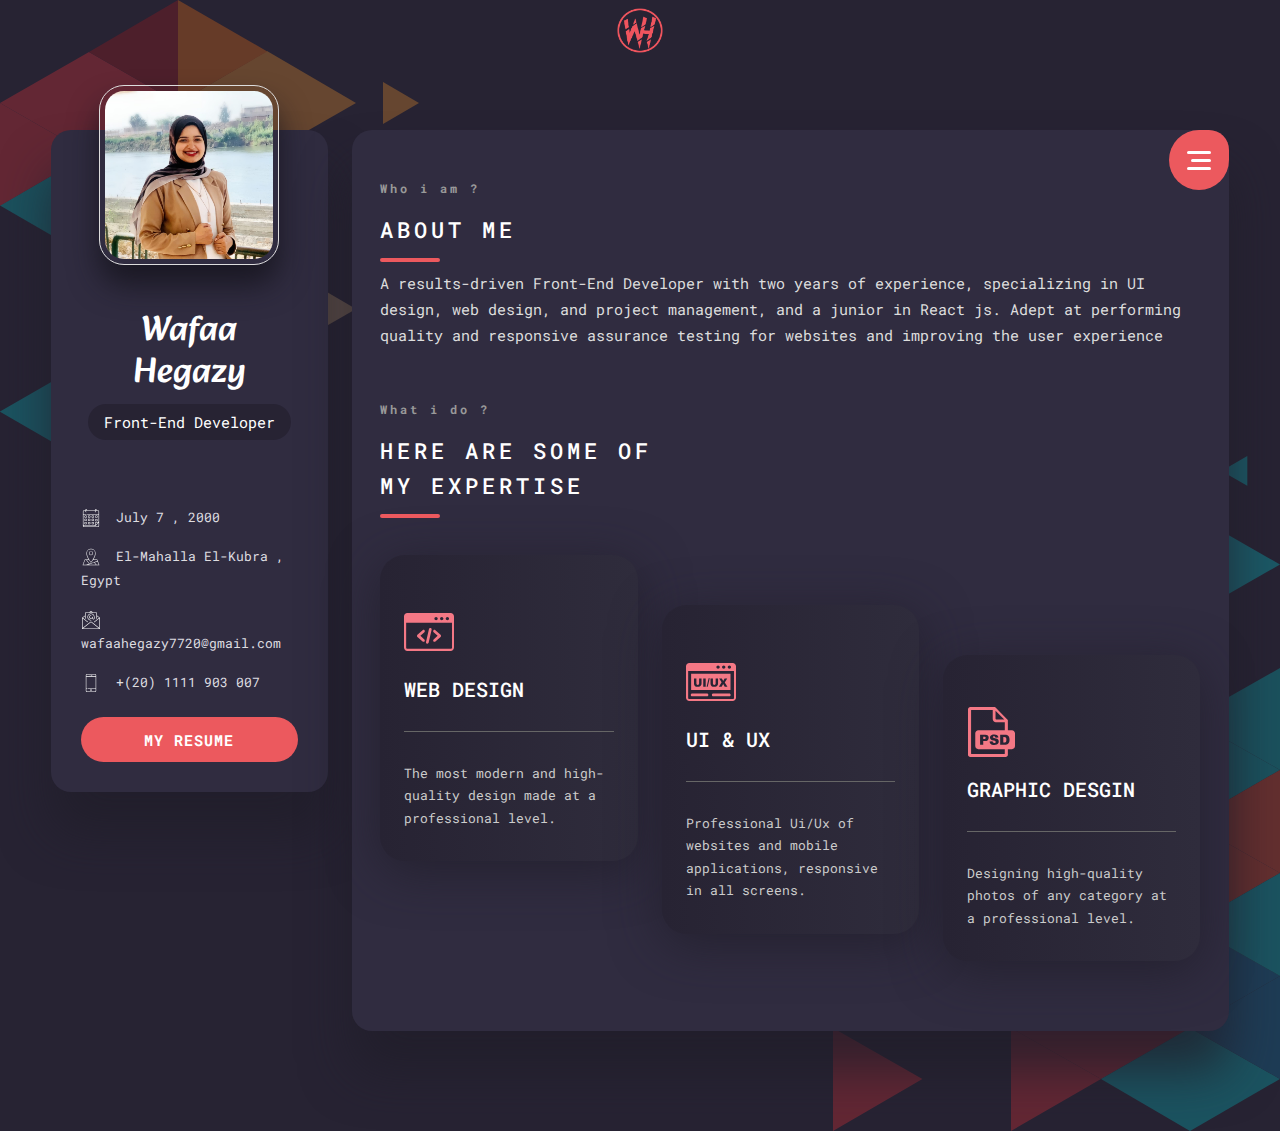
<file: index.html>
<!DOCTYPE html>
<html lang="">
<head>
    <meta charset="utf-8">
    <meta http-equiv="X-UA-Compatible" content="IE=edge" />
    <meta name="viewport" content="width=device-width, initial-scale=1, shrink-to-fit=no">
    <meta name="description" content="">
    <meta name="keyword" content="">
    <meta name="author" content="Wafaa Hegazy">
    <!--Page Name-->
    <title>Wafaa Hegazy | Home</title>
    <!--Page Icon-->
    <link rel="shortcut icon" href="images/logo.png" type="image/x-icon"/>
    <!--Bootstrap with RTL-->
    <!-- <link rel="stylesheet" href="css/lib/bootstrap.rtl.css"> -->
    <!--Bootstrap with LTR-->
    <link rel="stylesheet" href="css/lib/bootstrap.min.css">
    <!-- Bootstrap icons  -->
    <link rel="stylesheet" href="https://cdn.jsdelivr.net/npm/bootstrap-icons@1.7.2/font/bootstrap-icons.css">
    <!-- Fontawosome icons  -->
    <link rel="stylesheet" href="https://cdnjs.cloudflare.com/ajax/libs/font-awesome/6.1.1/css/all.min.css" integrity="sha512-KfkfwYDsLkIlwQp6LFnl8zNdLGxu9YAA1QvwINks4PhcElQSvqcyVLLD9aMhXd13uQjoXtEKNosOWaZqXgel0g==" crossorigin="anonymous" referrerpolicy="no-referrer" />    <!--Css Files & Libraries-->
    <!-- Font & Libraries  -->
    <link href="https://fonts.googleapis.com/css2?family=Alkatra:wght@400;500;600;700&family=Roboto+Mono:wght@100;200;300;400;500;600;700&display=swap" rel="stylesheet">
    <link rel="stylesheet" href="css//lib/animate.css">
    <link rel="stylesheet" href="css/lib/jquery.fancybox.css">
    <link rel="stylesheet" href="css/lib/swiper.min.css">
    <link rel="stylesheet" href="css/style.css">
    <link rel="stylesheet" href="css/media.css">
    <!--With LTR -->
    <!-- <link rel="stylesheet" href="css/style-ar.css"> -->
</head>
<body class="bg-triangles">

    <!--Start navs-container -->
    <nav class="navbar navbar-expand-lg navbar-fixed-top">
        <div class="container">
            <a class="navbar-brand m-auto" href="index.html">
                <img src="images/logo.png" class="logo filterPrimary" alt=""/>
            </a>
        </div>
    </nav>

    <main>

        <!-- Start content-sec -->
        <section class="content-sec section">
            <div class="container-fluid">
                <div class="row">
                    <div class="col-lg-3">
                        <div class="side-nav box">
                            <div class="image-content">
                                <img src="images/profile-pic.jpg" class="profile-pic">
                            </div>
                            <div class="profile-info">
                                <h5 class="name">Wafaa Hegazy</h5>
                                <span class="job-title">Front-End Developer</span>
                                <div class="social-links">
                                    <a href="https://www.facebook.com/Wafaa.Muhmmed.77"  target="_blank"><i class="fab fa-facebook-f"></i></a>
                                    <a href="https://twitter.com/wafaahegazy77"  target="_blank"><i class="fab fa-twitter"></i></a>
                                    <a href="https://www.linkedin.com/in/wafaa-hegazy-7121a21aa/"  target="_blank"><i class="fab fa-linkedin-in"></i></a>
                                    <a href="https://wa.me/+2001061184925"  target="_blank"><i class="fab fa-whatsapp"></i></a>
                                </div>
                                <div class="personal-info mt-3">
                                    <div class="item">
                                        <img src="images/icons/calendar.svg"> <span>July 7 , 2000</span>
                                    </div>
                                    <div class="item">
                                        <img src="images/icons/location.svg"> <span>El-Mahalla El-Kubra , Egypt</span>
                                    </div>
                                    <a href="mailto:wafaahegazy7720@gmail.com" target="_blank" class="item">
                                        <img src="images/icons/email.svg"> <span>wafaahegazy7720@gmail.com</span>
                                    </a>
                                    <a href="tel: 01111903007"  target="_blank" class="item">
                                        <img src="images/icons/mobile-phone.svg"> <span>+(20) 1111 903 007</span>
                                    </a>
                                    <input value="MY RESUME" class="btn mt-4 btn-cv" onclick="window.open('images/cv/wafaa-hegazy.pdf'); return true;">
                                </div>
                            </div>
                        </div>
                    </div>
                    <div class="col-lg-9">
                        <div class="content-inner box">
                            <!--Menu-->
                            <div class="menu-container">
                                <!-- Toggler -->
                                <div class="circle-menu">
                                    <div class="hamburger">
                                        <div class="line"></div>
                                        <div class="line"></div>
                                        <div class="line"></div>
                                    </div>
                                </div>
                                <!-- menu -->
                                <div class="inner-menu js-menu">
                                    <ul class="nav">
                                        <li class="nav_item" ><a class="active" href="index.html">Home</a></li>
                                        <li class="nav_item" ><a href="skills.html">Skills</a></li>
                                        <li class="nav_item" ><a href="experience.html">Work Experience</a></li>
                                        <li class="nav_item" ><a href="portfolio.html">Portfolio</a></li>
                                    </ul>
                                </div>
                            </div>

                            <!--About-text-->
                            <div class="text-content">
                                <span class="small-title">Who i am ?</span>
                                <h3 class="title">About Me</h3>
                                <p class="p">
                                    A results-driven Front-End Developer with two years of experience, specializing in UI design, web design,
                                    and project management, and a junior in React js. Adept at performing quality and responsive assurance
                                    testing for websites and improving the user experience
                                </p>
                            </div>

                            <!-- services_box -->
                            <div class="services_box text-content mt-5">
                                <span class="small-title">What i do ?</span>
                                <h3 class="title mb-5">here are some of <br> my expertise </h3>
                                <div class="row mt-4">
                                    <div class="col-lg-4">
                                        <div class="expertise_card">
                                            <div class="icon">
                                                <img src="images/icons/services-1.svg" class="icon" alt=""/>
                                            </div>
                                            <div class="text">
                                                <h6 class="card_title">WEB DESIGN</h6>
                                                <p class="det">
                                                    The most modern and high-quality design made at a professional level.
                                                </p>
                                            </div>
                                        </div>
                                    </div>
                                    <div class="col-lg-4">
                                        <div class="expertise_card">
                                            <div class="icon">
                                                <img src="images/icons/services-2.svg" class="icon" alt=""/>
                                            </div>
                                            <div class="text">
                                                <h6 class="card_title">UI & UX</h6>
                                                <p class="det">
                                                    Professional Ui/Ux of websites and mobile applications, responsive in all screens.
                                                </p>
                                            </div>
                                        </div>
                                    </div>
                                    <div class="col-lg-4">
                                        <div class="expertise_card">
                                            <div class="icon">
                                                <img src="images/icons/services-3.svg" class="icon" alt=""/>
                                                
                                            </div>
                                            <div class="text">
                                                <h6 class="card_title">Graphic Desgin</h6>
                                                <p class="det">
                                                    Designing high-quality photos of any category at a professional level.
                                                </p>
                                            </div>
                                        </div>
                                    </div>
                                </div>
                            </div>
                        </div>
                        
                    </div>
                </div>
            </div>
        </section>


    </main>


    <!--Scroll to top button-->
    <div class="progress-wrap ">
        <svg class="progress-circle svg-content" width="100%" height="100%" viewBox="-1 -1 102 102"><path d="M50,1 a49,49 0 0,1 0,98 a49,49 0 0,1 0,-98" style="transition: stroke-dashoffset 10ms linear 0s; stroke-dasharray: 307.919, 307.919; stroke-dashoffset: 220.587;"></path></svg>
    </div>

    <!-- loader-wrapper -->
    <div id="loader-wrapper" class="loader-wrapper">
        <div class="inner">
            <div class="pl">
                <div class="pl_dot"></div>
                <div class="pl_dot"></div>
                <div class="pl_dot"></div>
                <div class="pl_dot"></div>
                <div class="pl_dot"></div>
                <div class="pl_dot"></div>
                <div class="pl_dot"></div>
                <div class="pl_dot"></div>
                <div class="pl_dot"></div>
                <div class="pl_dot"></div>
                <div class="pl_dot"></div>
                <div class="pl_dot"></div>
                <div class="pl_text">
                    <img src="images/logo.png" class="logo" alt=""/>
                </div>
            </div>
        </div>
        
        <div class="loader-section section-left"></div>
        <div class="loader-section section-right"></div>
        
    </div>

    <!--Js Files & Libraries-->
    <script src="js/lib/jquery4.js"></script>
    <script src="js/lib/popper.js"></script>
    <script src="js/lib/bootstrap.bundle.min.js"></script>
    <script src="js/lib/jquery.fancybox.js"></script>
    <script src="js/lib/swiper.js"></script>
    <script src="js/lib/wow.min.js"></script>
    <script src="js/lib/back-to-top.js"></script>
    <script src="js/main.js"></script>
</body>
</html>
</file>
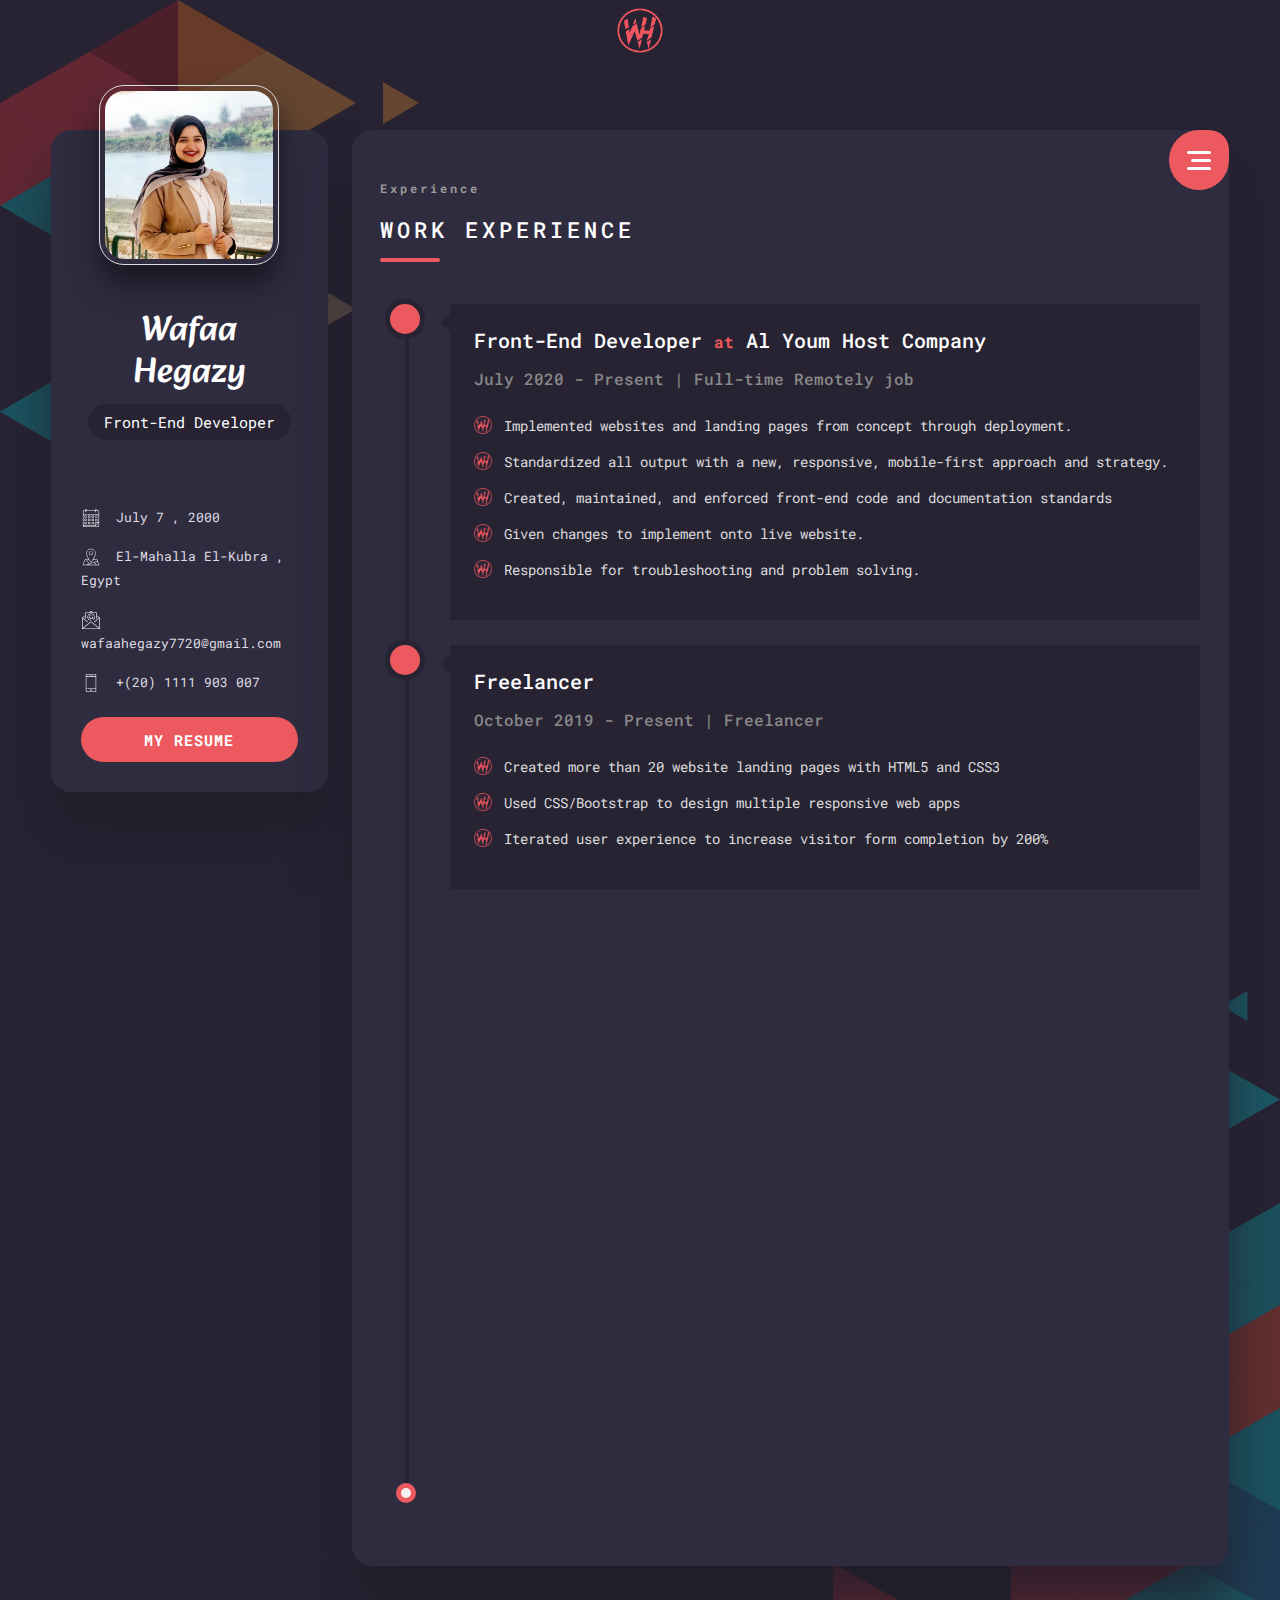
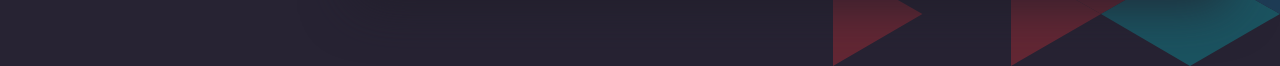
<file: experience.html>
<!DOCTYPE html>
<html lang="">
<head>
    <meta charset="utf-8">
    <meta http-equiv="X-UA-Compatible" content="IE=edge" />
    <meta name="viewport" content="width=device-width, initial-scale=1, shrink-to-fit=no">
    <meta name="description" content="">
    <meta name="keyword" content="">
    <meta name="author" content="Wafaa Hegazy">
    <!--Page Name-->
    <title>Wafaa Hegazy | Experience</title>
    <!--Page Icon-->
    <link rel="shortcut icon" href="images/logo.png" type="image/x-icon"/>
    <!--Bootstrap with RTL-->
    <!-- <link rel="stylesheet" href="css/lib/bootstrap.rtl.css"> -->
    <!--Bootstrap with LTR-->
    <link rel="stylesheet" href="css/lib/bootstrap.min.css">
    <!-- Bootstrap icons  -->
    <link rel="stylesheet" href="https://cdn.jsdelivr.net/npm/bootstrap-icons@1.7.2/font/bootstrap-icons.css">
    <!-- Fontawosome icons  -->
    <link rel="stylesheet" href="https://cdnjs.cloudflare.com/ajax/libs/font-awesome/6.1.1/css/all.min.css" integrity="sha512-KfkfwYDsLkIlwQp6LFnl8zNdLGxu9YAA1QvwINks4PhcElQSvqcyVLLD9aMhXd13uQjoXtEKNosOWaZqXgel0g==" crossorigin="anonymous" referrerpolicy="no-referrer" />    <!--Css Files & Libraries-->
    <!-- Font & Libraries  -->
    <link href="https://fonts.googleapis.com/css2?family=Alkatra:wght@400;500;600;700&family=Roboto+Mono:wght@100;200;300;400;500;600;700&display=swap" rel="stylesheet">
    <link rel="stylesheet" href="css//lib/animate.css">
    <link rel="stylesheet" href="css/lib/jquery.fancybox.css">
    <link rel="stylesheet" href="css/lib/swiper.min.css">
    <link rel="stylesheet" href="css/style.css">
    <link rel="stylesheet" href="css/media.css">
    <!--With LTR -->
    <!-- <link rel="stylesheet" href="css/style-ar.css"> -->
</head>
<body class="bg-triangles">

    <!--Start navs-container -->
    <nav class="navbar navbar-expand-lg navbar-fixed-top">
        <div class="container">
            <a class="navbar-brand m-auto" href="index.html">
                <img src="images/logo.png" class="logo filterPrimary" alt=""/>
            </a>
        </div>
    </nav>

    <main>

        <!-- Start content-sec -->
        <section class="content-sec section">
            <div class="container-fluid">
                <div class="row">
                    <div class="col-lg-3">
                        <div class="side-nav box">
                            <div class="image-content">
                                <img src="images/profile-pic.jpg" class="profile-pic">
                            </div>
                            <div class="profile-info">
                                <h5 class="name">Wafaa Hegazy</h5>
                                <span class="job-title">Front-End Developer</span>
                                <div class="social-links">
                                    <a href="https://www.facebook.com/Wafaa.Muhmmed.77"  target="_blank"><i class="fab fa-facebook-f"></i></a>
                                    <a href="https://twitter.com/wafaahegazy77"  target="_blank"><i class="fab fa-twitter"></i></a>
                                    <a href="https://www.linkedin.com/in/wafaa-hegazy-7121a21aa/"  target="_blank"><i class="fab fa-linkedin-in"></i></a>
                                    <a href="https://wa.me/+2001061184925"  target="_blank"><i class="fab fa-whatsapp"></i></a>
                                </div>
                                <div class="personal-info mt-3">
                                    <div class="item">
                                        <img src="images/icons/calendar.svg"> <span>July 7 , 2000</span>
                                    </div>
                                    <div class="item">
                                        <img src="images/icons/location.svg"> <span>El-Mahalla El-Kubra , Egypt</span>
                                    </div>
                                    <a href="mailto:wafaahegazy7720@gmail.com" target="_blank" class="item">
                                        <img src="images/icons/email.svg"> <span>wafaahegazy7720@gmail.com</span>
                                    </a>
                                    <a href="tel: 01111903007"  target="_blank" class="item">
                                        <img src="images/icons/mobile-phone.svg"> <span>+(20) 1111 903 007</span>
                                    </a>
                                    <input value="MY RESUME" class="btn mt-4 btn-cv" onclick="window.open('images/cv/wafaa-hegazy.pdf'); return true;">
                                </div>
                            </div>
                        </div>
                    </div>
                    <div class="col-lg-9">
                        <div class="content-inner box">
                            <!--Menu-->
                            <div class="menu-container">
                                <!-- Toggler -->
                                <div class="circle-menu">
                                    <div class="hamburger">
                                        <div class="line"></div>
                                        <div class="line"></div>
                                        <div class="line"></div>
                                    </div>
                                </div>
                                <!-- menu -->
                                <div class="inner-menu js-menu">
                                    <ul class="nav">
                                        <li class="nav_item" ><a href="index.html">Home</a></li>
                                        <li class="nav_item" ><a href="skills.html">Skills</a></li>
                                        <li class="nav_item" ><a class="active" href="experience.html">Work Experience</a></li>
                                        <li class="nav_item" ><a href="portfolio.html">Portfolio</a></li>
                                    </ul>
                                </div>
                            </div>

                               <!--About-text-->
                               <div class="text-content">
                                <span class="small-title">Experience</span>
                                <h3 class="title"> WORK EXPERIENCE</h3>

                                <div class="timeline-centered mt-5">
                                    <article class="timeline-entry">
                                        <div class="timeline-entry-inner">
                                            <div class="timeline-icon color-1 wow zoomIn" >
                                                <i class="icon-pen2"></i>
                                            </div>
            
                                            <div class="timeline-label wow fadeInUp" >
                                                <h2 class="job">Front-End Developer <span class="colorful">at</span> Al Youm Host Company</h2>
                                                <span class="duration d-block">July 2020 - Present | Full-time Remotely job</span>
                                                <ul class="custom_ul mt-4">
                                                    <li class="li">
                                                        Implemented websites and landing pages from concept through deployment.
                                                    </li>
                                                    <li class="li">
                                                        Standardized all output with a new, responsive, mobile-first approach and strategy.
                                                    </li>
                                                    <li class="li">
                                                        Created, maintained, and enforced front-end code and documentation standards
                                                    </li>
                                                    <li class="li">
                                                        Given changes to implement onto live website.
                                                    </li>
                                                    <li class="li">
                                                        Responsible for troubleshooting and problem solving.
                                                    </li>
                                                </ul>
                                            </div>
                                        </div>
                                    </article>    
                                    <article class="timeline-entry">
                                        <div class="timeline-entry-inner">
                                            <div class="timeline-icon color-1 wow zoomIn" >
                                                <i class="icon-pen2"></i>
                                            </div>
            
                                            <div class="timeline-label wow fadeInUp" >
                                                <h2 class="job">Freelancer</h2>
                                                <span class="duration d-block">October 2019 - Present | Freelancer</span>
                                                <ul class="custom_ul mt-4">
                                                    <li class="li">
                                                        Created more than 20 website landing pages with HTML5 and CSS3
                                                    </li>
                                                    <li class="li">
                                                        Used CSS/Bootstrap to design multiple responsive web apps
                                                    </li>
                                                    <li class="li">
                                                        Iterated user experience to increase visitor form completion by 200%
                                                    </li>
                                                </ul>
                                            </div>
                                        </div>
                                    </article>  
                                    <article class="timeline-entry">
                                        <div class="timeline-entry-inner">
                                            <div class="timeline-icon color-1 wow zoomIn" >
                                                <i class="icon-pen2"></i>
                                            </div>
            
                                            <div class="timeline-label wow fadeInUp" >
                                                <h2 class="job">Technical Support <span class="colorful">at</span> Ultras Fci</h2>
                                                <span class="duration d-block">January 2020 - 2022 | Voluntary</span>
                                                <ul class="custom_ul mt-4">
                                                    <li class="li">
                                                        Troubleshooting technical issues.
                                                    </li>
                                                    <li class="li">
                                                        Testing and evaluating new technologies.
                                                    </li>
                                                    <li class="li">
                                                        Speaking to new students to quickly get to the root of their problem.
                                                    </li>
                                                    <li class="li">
                                                        Following up with students to ensure the problem is resolved.
                                                    </li>
                                                </ul>
                                            </div>
                                        </div>
                                    </article>    
                                    <article class="timeline-entry">
                                        <div class="timeline-entry-inner">
                                            <div class="timeline-icon color-1 wow zoomIn" >
                                                <i class="icon-pen2"></i>
                                            </div>
            
                                            <div class="timeline-label wow fadeInUp" >
                                                <h2 class="job">  Graphic Designer <span class="colorful">at</span>   Zerone team MU </h2>
                                                <span class="duration d-block">February 2019 – 2021| Voluntary</span>
                                                <ul class="custom_ul mt-4">
                                                    <li class="li">
                                                        Study design briefs and determine requirements
                                                    </li>
                                                    <li class="li">
                                                        Develop illustrations, logos, and other designs using software or by hand
                                                    </li>
                                                    <li class="li">
                                                        Conceptualize visuals based on team's requirements
                                                    </li>
                                                </ul>
                                            </div>
                                        </div>
                                    </article> 
                                    <article class="timeline-entry begin">
                                        <div class="timeline-entry-inner">
                                            <div class="timeline-icon color-none"></div>
                                        </div>
                                    </article>
                                </div>
                            </div>

                        </div>
                    </div>
                </div>
            </div>
        </section>


    </main>


    <!--Scroll to top button-->
    <div class="progress-wrap ">
        <svg class="progress-circle svg-content" width="100%" height="100%" viewBox="-1 -1 102 102"><path d="M50,1 a49,49 0 0,1 0,98 a49,49 0 0,1 0,-98" style="transition: stroke-dashoffset 10ms linear 0s; stroke-dasharray: 307.919, 307.919; stroke-dashoffset: 220.587;"></path></svg>
    </div>

    <!-- loader-wrapper -->
    <div id="loader-wrapper" class="loader-wrapper">
        <div class="inner">
            <div class="pl">
                <div class="pl_dot"></div>
                <div class="pl_dot"></div>
                <div class="pl_dot"></div>
                <div class="pl_dot"></div>
                <div class="pl_dot"></div>
                <div class="pl_dot"></div>
                <div class="pl_dot"></div>
                <div class="pl_dot"></div>
                <div class="pl_dot"></div>
                <div class="pl_dot"></div>
                <div class="pl_dot"></div>
                <div class="pl_dot"></div>
                <div class="pl_text">
                    <img src="images/logo.png" class="logo" alt=""/>
                </div>
            </div>
        </div>
        
        <div class="loader-section section-left"></div>
        <div class="loader-section section-right"></div>
        
    </div>
    
    <!--Js Files & Libraries-->
    <script src="js/lib/jquery4.js"></script>
    <script src="js/lib/popper.js"></script>
    <script src="js/lib/bootstrap.bundle.min.js"></script>
    <script src="js/lib/jquery.fancybox.js"></script>
    <script src="js/lib/swiper.js"></script>
    <script src="js/lib/wow.min.js"></script>
    <script src="js/lib/back-to-top.js"></script>
    <script src="js/main.js"></script>
</body>
</html>
</file>
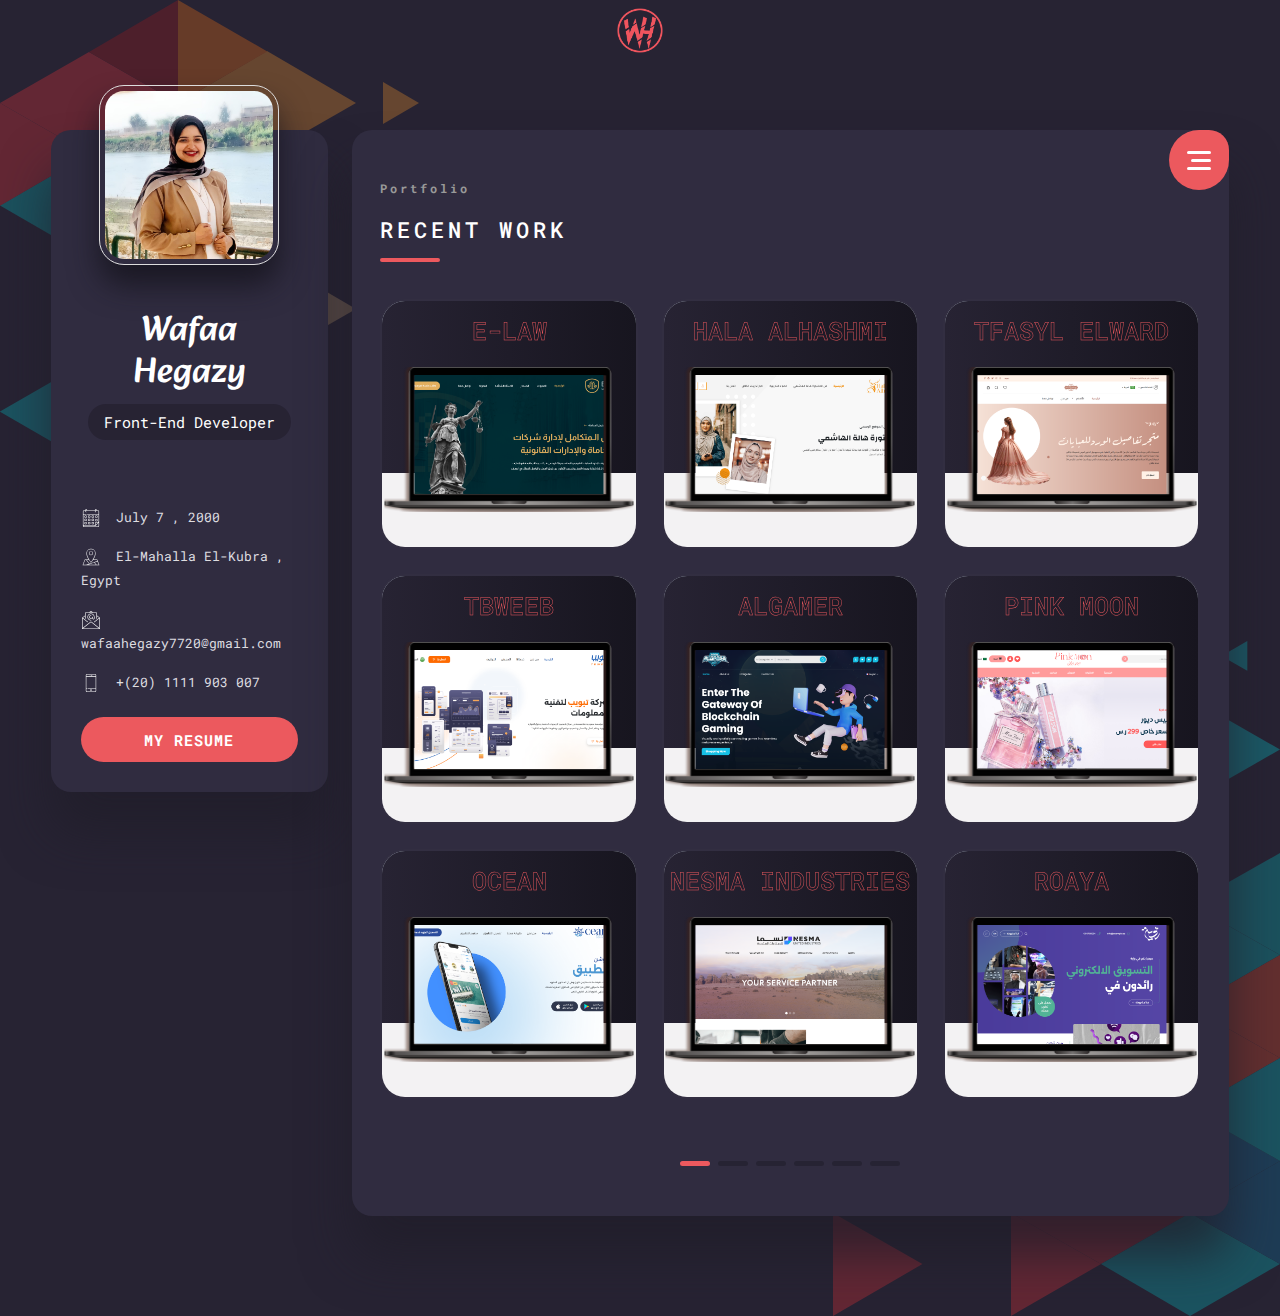
<file: portfolio.html>
<!DOCTYPE html>
<html lang="">
<head>
    <meta charset="utf-8">
    <meta http-equiv="X-UA-Compatible" content="IE=edge" />
    <meta name="viewport" content="width=device-width, initial-scale=1, shrink-to-fit=no">
    <meta name="description" content="">
    <meta name="keyword" content="">
    <meta name="author" content="Wafaa Hegazy">
    <!--Page Name-->
    <title>Wafaa Hegazy | Portfolio </title>
    <!--Page Icon-->
    <link rel="shortcut icon" href="images/logo.png" type="image/x-icon"/>
    <!--Bootstrap with RTL-->
    <!-- <link rel="stylesheet" href="css/lib/bootstrap.rtl.css"> -->
    <!--Bootstrap with LTR-->
    <link rel="stylesheet" href="css/lib/bootstrap.min.css">
    <!-- Bootstrap icons  -->
    <link rel="stylesheet" href="https://cdn.jsdelivr.net/npm/bootstrap-icons@1.7.2/font/bootstrap-icons.css">
    <!-- Fontawosome icons  -->
    <link rel="stylesheet" href="https://cdnjs.cloudflare.com/ajax/libs/font-awesome/6.1.1/css/all.min.css" integrity="sha512-KfkfwYDsLkIlwQp6LFnl8zNdLGxu9YAA1QvwINks4PhcElQSvqcyVLLD9aMhXd13uQjoXtEKNosOWaZqXgel0g==" crossorigin="anonymous" referrerpolicy="no-referrer" />    <!--Css Files & Libraries-->
    <!-- Font & Libraries  -->
    <link href="https://fonts.googleapis.com/css2?family=Alkatra:wght@400;500;600;700&family=Roboto+Mono:wght@100;200;300;400;500;600;700&display=swap" rel="stylesheet">
    <link rel="stylesheet" href="css//lib/animate.css">
    <link rel="stylesheet" href="css/lib/jquery.fancybox.css">
    <link rel="stylesheet" href="css/lib/swiper.min.css">
    <link rel="stylesheet" href="css/style.css">
    <link rel="stylesheet" href="css/media.css">
    <!--With LTR -->
    <!-- <link rel="stylesheet" href="css/style-ar.css"> -->
</head>
<body class="bg-triangles">

    <!--Start navs-container -->
    <nav class="navbar navbar-expand-lg navbar-fixed-top">
        <div class="container">
            <a class="navbar-brand m-auto" href="index.html">
                <img src="images/logo.png" class="logo filterPrimary" alt=""/>
            </a>
        </div>
    </nav>

    <main>

        <!-- Start content-sec -->
        <section class="content-sec section">
            <div class="container-fluid">
                <div class="row">
                    <div class="col-lg-3">
                        <div class="side-nav box">
                            <div class="image-content">
                                <img src="images/profile-pic.jpg" class="profile-pic">
                            </div>
                            <div class="profile-info">
                                <h5 class="name">Wafaa Hegazy</h5>
                                <span class="job-title">Front-End Developer</span>
                                <div class="social-links">
                                    <a href="https://www.facebook.com/Wafaa.Muhmmed.77"  target="_blank"><i class="fab fa-facebook-f"></i></a>
                                    <a href="https://twitter.com/wafaahegazy77"  target="_blank"><i class="fab fa-twitter"></i></a>
                                    <a href="https://www.linkedin.com/in/wafaa-hegazy-7121a21aa/"  target="_blank"><i class="fab fa-linkedin-in"></i></a>
                                    <a href="https://wa.me/+2001061184925"  target="_blank"><i class="fab fa-whatsapp"></i></a>
                                </div>
                                <div class="personal-info mt-3">
                                    <div class="item">
                                        <img src="images/icons/calendar.svg"> <span>July 7 , 2000</span>
                                    </div>
                                    <div class="item">
                                        <img src="images/icons/location.svg"> <span>El-Mahalla El-Kubra , Egypt</span>
                                    </div>
                                    <a href="mailto:wafaahegazy7720@gmail.com" target="_blank" class="item">
                                        <img src="images/icons/email.svg"> <span>wafaahegazy7720@gmail.com</span>
                                    </a>
                                    <a href="tel: 01111903007"  target="_blank" class="item">
                                        <img src="images/icons/mobile-phone.svg"> <span>+(20) 1111 903 007</span>
                                    </a>
                                    <input value="MY RESUME" class="btn mt-4 btn-cv" onclick="window.open('images/cv/wafaa-hegazy.pdf'); return true;">
                                </div>
                            </div>
                        </div>
                    </div>
                    <div class="col-lg-9">
                        <div class="content-inner projects_inner box">
                            <!--Menu-->
                            <div class="menu-container">
                                <!-- Toggler -->
                                <div class="circle-menu">
                                    <div class="hamburger">
                                        <div class="line"></div>
                                        <div class="line"></div>
                                        <div class="line"></div>
                                    </div>
                                </div>
                                <!-- menu -->
                                <div class="inner-menu js-menu">
                                    <ul class="nav">
                                        <li class="nav_item" ><a href="index.html">Home</a></li>
                                        <li class="nav_item" ><a href="skills.html">Skills</a></li>
                                        <li class="nav_item" ><a href="experience.html">Work Experience</a></li>
                                        <li class="nav_item" ><a class="active" href="portfolio.html">Portfolio</a></li>
                                    </ul>
                                </div>
                            </div>

                            <!--Portfolio-text-->
                            <div class="text-content">
                                <span class="small-title">Portfolio</span>
                                <h3 class="title">RECENT WORK</h3>

                                <div class="swiper-container projects_swiper mt-5">
                                    <div class="swiper-wrapper pb-5">
                                        <div class="swiper-slide">
                                            <div class="row ">
                                                <div class="col-lg-4">
                                                    <a href="https://wafaa.alyomhost.org/e_law/index.html" target="_blank">
                                                        <div class="portfolio_card">
                                                            <div class="proj_screen">
                                                                <img src="images/projects/e_law.PNG" class="sec-img" alt="Project image"/>
                                                            </div>
                                                            <h5 class="proj_name">
                                                               E-Law
                                                            </h5>
                                                        </div>
                                                    </a>
                                                </div>
                                                <div class="col-lg-4">
                                                    <a href="https://wafaa.alyomhost.org/hala_2/index.html#" target="_blank">
                                                        <div class="portfolio_card">
                                                            <div class="proj_screen">
                                                                <img src="images/projects/hala.PNG" class="sec-img" alt="Project image"/>
                                                            </div>
                                                            <h5 class="proj_name">
                                                               Hala Alhashmi
                                                            </h5>
                                                        </div>
                                                    </a>
                                                </div>
                                                <div class="col-lg-4">
                                                    <a href="https://wafaa.alyomhost.org/tfasyl_elward/index.html#" target="_blank">
                                                        <div class="portfolio_card">
                                                            <div class="proj_screen">
                                                                <img src="images/projects/tfasyl_elward.PNG" class="sec-img" alt="Project image"/>
                                                            </div>
                                                            <h5 class="proj_name">
                                                                Tfasyl Elward
                                                            </h5>
                                                        </div>
                                                    </a>
                                                </div>
                                                <div class="col-lg-4">
                                                    <a href="https://wafaa.alyomhost.org/tbweeb/index.html" target="_blank">
                                                        <div class="portfolio_card">
                                                            <div class="proj_screen">
                                                                <img src="images/projects/tbweeb.PNG" class="sec-img" alt="Project image"/>
                                                            </div>
                                                            <h5 class="proj_name">
                                                                Tbweeb
                                                            </h5>
                                                        </div>
                                                    </a>
                                                </div>
                                                <div class="col-lg-4">
                                                    <a href="https://wafaa.alyomhost.org/algamer/index.html#" target="_blank">
                                                        <div class="portfolio_card">
                                                            <div class="proj_screen">
                                                                <img src="images/projects/algamer.PNG" class="sec-img" alt="Project image"/>
                                                            </div>
                                                            <h5 class="proj_name">
                                                               Algamer
                                                            </h5>
                                                        </div>
                                                    </a>
                                                </div>
                                                <div class="col-lg-4">
                                                    <a href="https://wafaa.alyomhost.org/pink_moon/index.html#" target="_blank">
                                                        <div class="portfolio_card">
                                                            <div class="proj_screen">
                                                                <img src="images/projects/pink_moon.PNG" class="sec-img" alt="Project image"/>
                                                            </div>
                                                            <h5 class="proj_name">
                                                                Pink Moon
                                                            </h5>
                                                        </div>
                                                    </a>
                                                </div>
                                                <div class="col-lg-4">
                                                    <a href="https://wafaa.alyomhost.org/ocean/index.html" target="_blank">
                                                        <div class="portfolio_card">
                                                            <div class="proj_screen">
                                                                <img src="images/projects/ocean.PNG" class="sec-img" alt="Project image"/>
                                                            </div>
                                                            <h5 class="proj_name">
                                                                Ocean
                                                            </h5>
                                                        </div>
                                                    </a>
                                                </div>
                                                <div class="col-lg-4">
                                                    <a href="https://wafaa.alyomhost.org/nesma_united_industries/index.html" target="_blank">
                                                        <div class="portfolio_card">
                                                            <div class="proj_screen">
                                                                <img src="images/projects/nesma_united_industries.PNG" class="sec-img" alt="Project image"/>
                                                            </div>
                                                            <h5 class="proj_name">
                                                                Nesma Industries
                                                            </h5>
                                                        </div>
                                                    </a>
                                                </div>
                                                <div class="col-lg-4">
                                                    <a href="https://wafaa.alyomhost.org/ro2ya_zc/index.html#" target="_blank">
                                                        <div class="portfolio_card">
                                                            <div class="proj_screen">
                                                                <img src="images/projects/roaya.PNG" class="sec-img" alt="Project image"/>
                                                            </div>
                                                            <h5 class="proj_name">
                                                                Roaya
                                                            </h5>
                                                        </div>
                                                    </a>
                                                </div>
                                            </div>
                                        </div>
                                        <div class="swiper-slide">
                                            <div class="row ">
                                                <div class="col-lg-4">
                                                    <a href="https://wafaahegazy77.github.io/portofolio_react/" target="_blank">
                                                        <div class="portfolio_card">
                                                            <div class="proj_screen">
                                                                <img src="images/projects/react_1.PNG" class="sec-img" alt="Project image"/>
                                                            </div>
                                                            <h5 class="proj_name">
                                                                Basics react
                                                            </h5>
                                                        </div>
                                                    </a>
                                                </div>
                                                <div class="col-lg-4">
                                                    <a href="https://wafaa.alyomhost.org/fahad_6/index.html" target="_blank">
                                                        <div class="portfolio_card">
                                                            <div class="proj_screen">
                                                                <img src="images/projects/fahad.PNG" class="sec-img" alt="Project image"/>
                                                            </div>
                                                            <h5 class="proj_name">
                                                                Fahad Academey
                                                            </h5>
                                                        </div>
                                                    </a>
                                                    
                                                </div>
                                                <div class="col-lg-4">
                                                    <a href="https://wafaa.alyomhost.org/city_bike_1/index.html" target="_blank">
                                                        <div class="portfolio_card">
                                                            <div class="proj_screen">
                                                                <img src="images/projects/city_bike.PNG" class="sec-img" alt="Project image"/>
                                                            </div>
                                                            <h5 class="proj_name">
                                                                City Bike
                                                            </h5>
                                                        </div>
                                                    </a>
                                                </div>
                                                <div class="col-lg-4">
                                                    <a href="https://wafaa.alyomhost.org/tab3a/index.html" target="_blank">
                                                        <div class="portfolio_card">
                                                            <div class="proj_screen">
                                                                <img src="images/projects/tabaa.PNG" class="sec-img" alt="Project image"/>
                                                            </div>
                                                            <h5 class="proj_name">
                                                                Tabaa tech
                                                            </h5>
                                                        </div>
                                                    </a>

                                                </div>
                                                <div class="col-lg-4">
                                                    <a href="https://wafaa.alyomhost.org/juhood/index.html" target="_blank">
                                                        <div class="portfolio_card">
                                                            <div class="proj_screen">
                                                                <img src="images/projects/juhood.PNG" class="sec-img" alt="Project image"/>
                                                            </div>
                                                            <h5 class="proj_name">
                                                                juhood
                                                            </h5>
                                                        </div>
                                                    </a>
                                                </div>
                                                <div class="col-lg-4">
                                                    <a href="https://wafaa.alyomhost.org/wjeen2/index.html" target="_blank">
                                                        <div class="portfolio_card">
                                                            <div class="proj_screen">
                                                                <img src="images/projects/wjeen.png" class="sec-img" alt="Project image"/>
                                                            </div>
                                                            <h5 class="proj_name">
                                                                Wjeen
                                                            </h5>
                                                        </div>
                                                    </a>
                                                </div>
                                                <div class="col-lg-4">
                                                    <a href="https://wafaa.alyomhost.org/wow_health/index.html" target="_blank">
                                                        <div class="portfolio_card">
                                                            <div class="proj_screen">
                                                                <img src="images/projects/wow_health.PNG" class="sec-img" alt="Project image"/>
                                                            </div>
                                                            <h5 class="proj_name">
                                                                wow health
                                                            </h5>
                                                        </div>
                                                    </a>
                                                </div>
                                                <div class="col-lg-4">
                                                    <a href="https://wafaa.alyomhost.org/orabel/index.html" target="_blank">
                                                        <div class="portfolio_card">
                                                            <div class="proj_screen">
                                                                <img src="images/projects/orabel.PNG" class="sec-img" alt="Project image"/>
                                                            </div>
                                                            <h5 class="proj_name">
                                                                orabel
                                                            </h5>
                                                        </div>
                                                    </a>
                                                </div>
                                                <div class="col-lg-4">
                                                    <a href="https://wafaa.alyomhost.org/techno_sensor_2/index.html" target="_blank">
                                                        <div class="portfolio_card">
                                                            <div class="proj_screen">
                                                                <img src="images/projects/techno_sensor.PNG" class="sec-img" alt="Project image"/>
                                                            </div>
                                                            <h5 class="proj_name">
                                                                techno sensor 
                                                            </h5>
                                                        </div>
                                                    </a>
                                                </div>
                                           

                                            </div>
                                        </div>
                                        <div class="swiper-slide">
                                            <div class="row ">
                                                <div class="col-lg-4">
                                                    <a href="https://wafaa.alyomhost.org/t_t/index.html" target="_blank">
                                                        <div class="portfolio_card">
                                                            <div class="proj_screen">
                                                                <img src="images/projects/t_t.PNG" class="sec-img" alt="Project image"/>
                                                            </div>
                                                            <h5 class="proj_name">
                                                                T & T
                                                            </h5>
                                                        </div>
                                                    </a>
                                                </div>
                                                <div class="col-lg-4">
                                                    <a href="https://wafaa.alyomhost.org/islamic_learn/index.html" target="_blank">
                                                        <div class="portfolio_card">
                                                            <div class="proj_screen">
                                                                <img src="images/projects/islamic_learn.PNG" class="sec-img" alt="Project image"/>
                                                            </div>
                                                            <h5 class="proj_name">
                                                                islamic learn
                                                            </h5>
                                                        </div>
                                                    </a>
                                                </div>
                                                <div class="col-lg-4">
                                                    <a href="https://wafaa.alyomhost.org/ienmtr2/index.html" target="_blank">
                                                        <div class="portfolio_card">
                                                            <div class="proj_screen">
                                                                <img src="images/projects/ienmtr.PNG" class="sec-img" alt="Project image"/>
                                                            </div>
                                                            <h5 class="proj_name">
                                                                ienmtr
                                                            </h5>
                                                        </div>
                                                    </a>
                                                </div>
                                              
                                                <div class="col-lg-4">
                                                    <a href="https://wafaa.alyomhost.org/jayden2_2/index.html" target="_blank">
                                                        <div class="portfolio_card">
                                                            <div class="proj_screen">
                                                                <img src="images/projects/jayden.PNG" class="sec-img" alt="Project image"/>
                                                            </div>
                                                            <h5 class="proj_name">
                                                                jayden
                                                            </h5>
                                                        </div>
                                                    </a>
                                                </div>
                                                <div class="col-lg-4">
                                                    <a href="https://wafaa.alyomhost.org/well_5/index.html" target="_blank">
                                                        <div class="portfolio_card">
                                                            <div class="proj_screen">
                                                                <img src="images/projects/well.PNG" class="sec-img" alt="Project image"/>
                                                            </div>
                                                            <h5 class="proj_name">
                                                                well
                                                            </h5>
                                                        </div>
                                                    </a>
                                                </div>
                                                <div class="col-lg-4">
                                                    <a href="https://wafaa.alyomhost.org/thmanen/index.html" target="_blank">
                                                        <div class="portfolio_card">
                                                            <div class="proj_screen">
                                                                <img src="images/projects/thmanen.PNG" class="sec-img" alt="Project image"/>
                                                            </div>
                                                            <h5 class="proj_name">
                                                                thmanen
                                                            </h5>
                                                        </div>
                                                    </a>
                                                </div>

                                                <div class="col-lg-4">
                                                    <a href="https://wafaa.alyomhost.org/alhanger/index.html" target="_blank">
                                                        <div class="portfolio_card">
                                                            <div class="proj_screen">
                                                                <img src="images/projects/alhanger.PNG" class="sec-img" alt="Project image"/>
                                                            </div>
                                                            <h5 class="proj_name">
                                                                alhanger
                                                            </h5>
                                                        </div>
                                                    </a>
                                                </div>
                                                <!-- <div class="col-lg-4">
                                                    <a href="https://wafaa.alyomhost.org/youdra_8/index.html" target="_blank">
                                                        <div class="portfolio_card">
                                                            <div class="proj_screen">
                                                                <img src="images/projects/youdra.PNG" class="sec-img" alt="Project image"/>
                                                            </div>
                                                            <h5 class="proj_name">
                                                                youdra
                                                            </h5>
                                                        </div>
                                                    </a>
                                                </div> -->
                                                <div class="col-lg-4">
                                                    <a href="https://wafaa.alyomhost.org/legal_vision_2/index.html" target="_blank">
                                                        <div class="portfolio_card">
                                                            <div class="proj_screen">
                                                                <img src="images/projects/legal_vision.PNG" class="sec-img" alt="Project image"/>
                                                            </div>
                                                            <h5 class="proj_name">
                                                                legal vision
                                                            </h5>
                                                        </div>
                                                    </a>
                                                </div>
                                                <div class="col-lg-4">
                                                    <a href="https://wafaa.alyomhost.org/youdra2/index.html" target="_blank">
                                                        <div class="portfolio_card">
                                                            <div class="proj_screen">
                                                                <img src="images/projects/youdra2.PNG" class="sec-img" alt="Project image"/>
                                                            </div>
                                                            <h5 class="proj_name">
                                                                youdra
                                                            </h5>
                                                        </div>
                                                    </a>
                                                </div>
                                        
                                            </div>
                                        </div>
                                        <div class="swiper-slide">
                                            <div class="row ">
                                                <div class="col-lg-4">
                                                    <a href="https://wafaa.alyomhost.org/true/index.html" target="_blank">
                                                        <div class="portfolio_card">
                                                            <div class="proj_screen">
                                                                <img src="images/projects/true_app.PNG" class="sec-img" alt="Project image"/>
                                                            </div>
                                                            <h5 class="proj_name">
                                                               True App
                                                            </h5>
                                                        </div>
                                                    </a>
                                                </div>
                                                <div class="col-lg-4">
                                                    <a href="https://wafaa.alyomhost.org/alaqbal_2/index.html" target="_blank">
                                                        <div class="portfolio_card">
                                                            <div class="proj_screen">
                                                                <img src="images/projects/alaqbal.PNG" class="sec-img" alt="Project image"/>
                                                            </div>
                                                            <h5 class="proj_name">
                                                               Alaqbal
                                                            </h5>
                                                        </div>
                                                    </a>
                                                </div>
                                                <div class="col-lg-4">
                                                    <a href="https://wafaa.alyomhost.org/sawko_2/index.html" target="_blank">
                                                        <div class="portfolio_card">
                                                            <div class="proj_screen">
                                                                <img src="images/projects/sawko.PNG" class="sec-img" alt="Project image"/>
                                                            </div>
                                                            <h5 class="proj_name">
                                                               Sawko
                                                            </h5>
                                                        </div>
                                                    </a>
                                                </div>
                                                <div class="col-lg-4">
                                                    <a href="https://wafaa.alyomhost.org/footprint_2/index.html" target="_blank">
                                                        <div class="portfolio_card">
                                                            <div class="proj_screen">
                                                                <img src="images/projects/footprint.PNG" class="sec-img" alt="Project image"/>
                                                            </div>
                                                            <h5 class="proj_name">
                                                                footprint
                                                            </h5>
                                                        </div>
                                                    </a>
                                                </div>
                                                <div class="col-lg-4">
                                                    <a href="https://wafaa.alyomhost.org/weel/index.html" target="_blank">
                                                        <div class="portfolio_card">
                                                            <div class="proj_screen">
                                                                <img src="images/projects/weel.PNG" class="sec-img" alt="Project image"/>
                                                            </div>
                                                            <h5 class="proj_name">
                                                                weel
                                                            </h5>
                                                        </div>
                                                    </a>
                                                </div>
                                              
                                                <div class="col-lg-4">
                                                    <a href="https://wafaa.alyomhost.org/procare_3/index.html" target="_blank">
                                                        <div class="portfolio_card">
                                                            <div class="proj_screen">
                                                                <img src="images/projects/procare.PNG" class="sec-img" alt="Project image"/>
                                                            </div>
                                                            <h5 class="proj_name">
                                                                procare
                                                            </h5>
                                                        </div>
                                                    </a>
                                                </div>
                                                <div class="col-lg-4">
                                                    <a href="https://wafaa.alyomhost.org/golden_bird/index.html" target="_blank">
                                                        <div class="portfolio_card">
                                                            <div class="proj_screen">
                                                                <img src="images/projects/golden_bird.PNG" class="sec-img" alt="Project image"/>
                                                            </div>
                                                            <h5 class="proj_name">
                                                                golden bird
                                                            </h5>
                                                        </div>
                                                    </a>
                                                </div>
                                                <div class="col-lg-4">
                                                    <a href="https://wafaa.alyomhost.org/healthy_house3/index.html" target="_blank">
                                                        <div class="portfolio_card">
                                                            <div class="proj_screen">
                                                                <img src="images/projects/healthy_house.PNG" class="sec-img" alt="Project image"/>
                                                            </div>
                                                            <h5 class="proj_name">
                                                                healthy house
                                                            </h5>
                                                        </div>
                                                    </a>
                                                </div>
                                                <div class="col-lg-4">
                                                    <a href="https://wafaa.alyomhost.org/mbc_2/index.html" target="_blank">
                                                        <div class="portfolio_card">
                                                            <div class="proj_screen">
                                                                <img src="images/projects/mbc.PNG" class="sec-img" alt="Project image"/>
                                                            </div>
                                                            <h5 class="proj_name">
                                                                mbc
                                                            </h5>
                                                        </div>
                                                    </a>
                                                </div>
                                            </div>
                                        </div>
                                        <div class="swiper-slide">
                                            <div class="row ">
                                                <div class="col-lg-4">
                                                    <a href="https://wafaa.alyomhost.org/t_connect2/index.html" target="_blank">
                                                        <div class="portfolio_card">
                                                            <div class="proj_screen">
                                                                <img src="images/projects/t_connect.PNG" class="sec-img" alt="Project image"/>
                                                            </div>
                                                            <h5 class="proj_name">
                                                                t-connect
                                                            </h5>
                                                        </div>
                                                    </a>
                                                </div>
                                                <div class="col-lg-4">
                                                    <a href="https://wafaa.alyomhost.org/healthy_house/index.html" target="_blank">
                                                        <div class="portfolio_card">
                                                            <div class="proj_screen">
                                                                <img src="images/projects/healthy_house2.PNG" class="sec-img" alt="Project image"/>
                                                            </div>
                                                            <h5 class="proj_name">
                                                                healthy house
                                                            </h5>
                                                        </div>
                                                    </a>
                                                </div>
                                                <div class="col-lg-4">
                                                    <a href="https://wafaa.alyomhost.org/lamis_journey/index.html" target="_blank">
                                                        <div class="portfolio_card">
                                                            <div class="proj_screen">
                                                                <img src="images/projects/lamis_journey.PNG" class="sec-img" alt="Project image"/>
                                                            </div>
                                                            <h5 class="proj_name">
                                                                lamis journey
                                                            </h5>
                                                        </div>
                                                    </a>
                                                </div>
                                                <div class="col-lg-4">
                                                    <a href="https://wafaa.alyomhost.org/tawla/index.html" target="_blank">
                                                        <div class="portfolio_card">
                                                            <div class="proj_screen">
                                                                <img src="images/projects/tawla.PNG" class="sec-img" alt="Project image"/>
                                                            </div>
                                                            <h5 class="proj_name">
                                                                tawla
                                                            </h5>
                                                        </div>
                                                    </a>
                                                </div>
                                                <div class="col-lg-4">
                                                    <a href="https://wafaa.alyomhost.org/naqawa/index.html" target="_blank">
                                                        <div class="portfolio_card">
                                                            <div class="proj_screen">
                                                                <img src="images/projects/naqawa.PNG" class="sec-img" alt="Project image"/>
                                                            </div>
                                                            <h5 class="proj_name">
                                                                naqawa
                                                            </h5>
                                                        </div>
                                                    </a>
                                                </div>
                                                <div class="col-lg-4">
                                                    <a href="https://wafaa.alyomhost.org/bena2y_3/index.html" target="_blank">
                                                        <div class="portfolio_card">
                                                            <div class="proj_screen">
                                                                <img src="images/projects/bena2y.PNG" class="sec-img" alt="Project image"/>
                                                            </div>
                                                            <h5 class="proj_name">
                                                                bena2y
                                                            </h5>
                                                        </div>
                                                    </a>
                                                </div>
                                                <div class="col-lg-4">
                                                    <a href="https://wafaa.alyomhost.org/al3youn/index.html" target="_blank">
                                                        <div class="portfolio_card">
                                                            <div class="proj_screen">
                                                                <img src="images/projects/al3youn.PNG" class="sec-img" alt="Project image"/>
                                                            </div>
                                                            <h5 class="proj_name">
                                                                al3youn
                                                            </h5>
                                                        </div>
                                                    </a>
                                                </div>
                                                <div class="col-lg-4">
                                                    <a href="https://wafaa.alyomhost.org/construction_costs/index.html" target="_blank">
                                                        <div class="portfolio_card">
                                                            <div class="proj_screen">
                                                                <img src="images/projects/construction_costs.PNG" class="sec-img" alt="Project image"/>
                                                            </div>
                                                            <h5 class="proj_name">
                                                                construction
                                                            </h5>
                                                        </div>
                                                    </a>
                                                </div>
                                                <div class="col-lg-4">
                                                    <a href="https://wafaa.alyomhost.org/night_star/index.html" target="_blank">
                                                        <div class="portfolio_card">
                                                            <div class="proj_screen">
                                                                <img src="images/projects/night_star.PNG" class="sec-img" alt="Project image"/>
                                                            </div>
                                                            <h5 class="proj_name">
                                                                night star
                                                            </h5>
                                                        </div>
                                                    </a>
                                                </div>
                                            </div>
                                        </div>
                                        <div class="swiper-slide">
                                            <div class="row ">
                                                <div class="col-lg-4">
                                                    <a href="https://wafaa.alyomhost.org/yaqin/index.html" target="_blank">
                                                        <div class="portfolio_card">
                                                            <div class="proj_screen">
                                                                <img src="images/projects/yaqin.PNG" class="sec-img" alt="Project image"/>
                                                            </div>
                                                            <h5 class="proj_name">
                                                                yaqin
                                                            </h5>
                                                        </div>
                                                    </a>
                                                </div>
                                                <!-- <div class="col-lg-4">
                                                    <a href="https://wafaa.alyomhost.org/k_k2/index.html" target="_blank">
                                                        <div class="portfolio_card">
                                                            <div class="proj_screen">
                                                                <img src="images/projects/k_k.PNG" class="sec-img" alt="Project image"/>
                                                            </div>
                                                            <h5 class="proj_name">
                                                                k & k
                                                            </h5>
                                                        </div>
                                                    </a>
                                                </div> -->
                                                <div class="col-lg-4">
                                                    <a href="https://wafaa.alyomhost.org/modernModel/index.html" target="_blank">
                                                        <div class="portfolio_card">
                                                            <div class="proj_screen">
                                                                <img src="images/projects/modern_model2.PNG" class="sec-img" alt="Project image"/>
                                                            </div>
                                                            <h5 class="proj_name">
                                                                modern Model
                                                            </h5>
                                                        </div>
                                                    </a>
                                                </div>
                                                <div class="col-lg-4">
                                                    <a href="https://wafaa.alyomhost.org/modern_model/index.html" target="_blank">
                                                        <div class="portfolio_card">
                                                            <div class="proj_screen">
                                                                <img src="images/projects/modern_model.PNG" class="sec-img" alt="Project image"/>
                                                            </div>
                                                            <h5 class="proj_name">
                                                                modern model
                                                            </h5>
                                                        </div>
                                                    </a>
                                                </div>
                                                <div class="col-lg-4">
                                                    <a href="https://wafaa.alyomhost.org/cmiDefence_4/index.html" target="_blank">
                                                        <div class="portfolio_card">
                                                            <div class="proj_screen">
                                                                <img src="images/projects/cmiDefence.PNG" class="sec-img" alt="Project image"/>
                                                            </div>
                                                            <h5 class="proj_name">
                                                                cmi Defence
                                                            </h5>
                                                        </div>
                                                    </a>
                                                </div>
                                                <div class="col-lg-4">
                                                    <a href="https://wafaa.alyomhost.org/cup_n_cone/index.html" target="_blank">
                                                        <div class="portfolio_card">
                                                            <div class="proj_screen">
                                                                <img src="images/projects/cup_n_cone.PNG" class="sec-img" alt="Project image"/>
                                                            </div>
                                                            <h5 class="proj_name">
                                                                cup n cone
                                                            </h5>
                                                        </div>
                                                    </a>
                                                </div>
                                                <div class="col-lg-4">
                                                    <a href="https://wafaa.alyomhost.org/al_bustan/index.html" target="_blank">
                                                        <div class="portfolio_card">
                                                            <div class="proj_screen">
                                                                <img src="images/projects/al_bustan.PNG" class="sec-img" alt="Project image"/>
                                                            </div>
                                                            <h5 class="proj_name">
                                                                al bustan
                                                            </h5>
                                                        </div>
                                                    </a>
                                                </div>
                                                <div class="col-lg-4">
                                                    <a href="https://wafaa.alyomhost.org/re7lati_3/index.html" target="_blank">
                                                        <div class="portfolio_card">
                                                            <div class="proj_screen">
                                                                <img src="images/projects/re7lati.PNG" class="sec-img" alt="Project image"/>
                                                            </div>
                                                            <h5 class="proj_name">
                                                                re7lati
                                                            </h5>
                                                        </div>
                                                    </a>
                                                </div>
                                                <div class="col-lg-4">
                                                    <a href="https://wafaa.alyomhost.org/mersalk/index.html" target="_blank">
                                                        <div class="portfolio_card">
                                                            <div class="proj_screen">
                                                                <img src="images/projects/mersalk.PNG" class="sec-img" alt="Project image"/>
                                                            </div>
                                                            <h5 class="proj_name">
                                                                mersalk
                                                            </h5>
                                                        </div>
                                                    </a>
                                                </div>
                                                <div class="col-lg-4">
                                                    <a href="https://wafaa.alyomhost.org/ahg2/index.html" target="_blank">
                                                        <div class="portfolio_card">
                                                            <div class="proj_screen">
                                                                <img src="images/projects/ahg.PNG" class="sec-img" alt="Project image"/>
                                                            </div>
                                                            <h5 class="proj_name">
                                                               AHG
                                                            </h5>
                                                        </div>
                                                    </a>
                                                </div>
                                                <!-- <div class="col-lg-4">
                                                    <a href="https://wafaa.alyomhost.org/mersalak/index.html" target="_blank">
                                                        <div class="portfolio_card">
                                                            <div class="proj_screen">
                                                                <img src="images/projects/mersalak.PNG" class="sec-img" alt="Project image"/>
                                                            </div>
                                                            <h5 class="proj_name">
                                                                mersalak
                                                            </h5>
                                                        </div>
                                                    </a>
                                                </div> -->
                                            </div>
                                        </div>
                                    </div>
                                 
                                    <div class="swiper-pagination"></div>
                                </div>
                               
                                
                            </div>

                        </div>
                    </div>
                </div>
            </div>
        </section>


    </main>


    <!--Scroll to top button-->
    <div class="progress-wrap ">
        <svg class="progress-circle svg-content" width="100%" height="100%" viewBox="-1 -1 102 102"><path d="M50,1 a49,49 0 0,1 0,98 a49,49 0 0,1 0,-98" style="transition: stroke-dashoffset 10ms linear 0s; stroke-dasharray: 307.919, 307.919; stroke-dashoffset: 220.587;"></path></svg>
    </div>

    <!-- loader-wrapper -->
    <div id="loader-wrapper" class="loader-wrapper">
        <div class="inner">
            <div class="pl">
                <div class="pl_dot"></div>
                <div class="pl_dot"></div>
                <div class="pl_dot"></div>
                <div class="pl_dot"></div>
                <div class="pl_dot"></div>
                <div class="pl_dot"></div>
                <div class="pl_dot"></div>
                <div class="pl_dot"></div>
                <div class="pl_dot"></div>
                <div class="pl_dot"></div>
                <div class="pl_dot"></div>
                <div class="pl_dot"></div>
                <div class="pl_text">
                    <img src="images/logo.png" class="logo" alt=""/>
                </div>
            </div>
        </div>
        
        <div class="loader-section section-left"></div>
        <div class="loader-section section-right"></div>
        
    </div>
    
    <!--Js Files & Libraries-->
    <script src="js/lib/jquery4.js"></script>
    <script src="js/lib/popper.js"></script>
    <script src="js/lib/bootstrap.bundle.min.js"></script>
    <script src="js/lib/jquery.fancybox.js"></script>
    <script src="js/lib/swiper.js"></script>
    <script src="js/lib/wow.min.js"></script>
    <script src="js/lib/back-to-top.js"></script>
    <script src="js/main.js"></script>
</body>
</html>
</file>
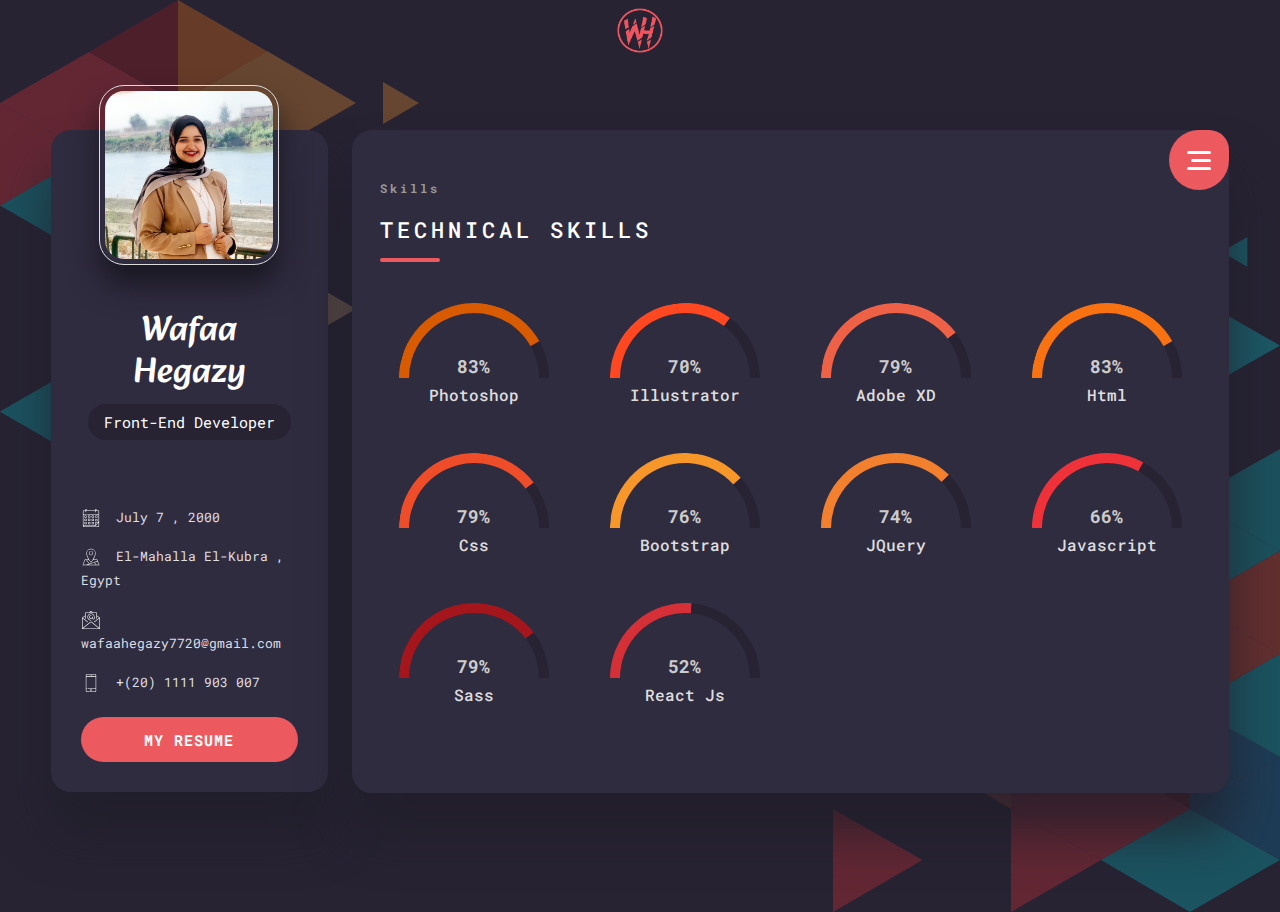
<file: skills.html>
<!DOCTYPE html>
<html lang="">
<head>
    <meta charset="utf-8">
    <meta http-equiv="X-UA-Compatible" content="IE=edge" />
    <meta name="viewport" content="width=device-width, initial-scale=1, shrink-to-fit=no">
    <meta name="description" content="">
    <meta name="keyword" content="">
    <meta name="author" content="Wafaa Hegazy">
    <!--Page Name-->
    <title>Wafaa Hegazy | Skills</title>
    <!--Page Icon-->
    <link rel="shortcut icon" href="images/logo.png" type="image/x-icon"/>
    <!--Bootstrap with RTL-->
    <!-- <link rel="stylesheet" href="css/lib/bootstrap.rtl.css"> -->
    <!--Bootstrap with LTR-->
    <link rel="stylesheet" href="css/lib/bootstrap.min.css">
    <!-- Bootstrap icons  -->
    <link rel="stylesheet" href="https://cdn.jsdelivr.net/npm/bootstrap-icons@1.7.2/font/bootstrap-icons.css">
    <!-- Fontawosome icons  -->
    <link rel="stylesheet" href="https://cdnjs.cloudflare.com/ajax/libs/font-awesome/6.1.1/css/all.min.css" integrity="sha512-KfkfwYDsLkIlwQp6LFnl8zNdLGxu9YAA1QvwINks4PhcElQSvqcyVLLD9aMhXd13uQjoXtEKNosOWaZqXgel0g==" crossorigin="anonymous" referrerpolicy="no-referrer" />    <!--Css Files & Libraries-->
    <!-- Font & Libraries  -->
    <link href="https://fonts.googleapis.com/css2?family=Alkatra:wght@400;500;600;700&family=Roboto+Mono:wght@100;200;300;400;500;600;700&display=swap" rel="stylesheet">
    <link rel="stylesheet" href="css//lib/animate.css">
    <link rel="stylesheet" href="css/lib/jquery.fancybox.css">
    <link rel="stylesheet" href="css/lib/swiper.min.css">
    <link rel="stylesheet" href="css/style.css">
    <link rel="stylesheet" href="css/media.css">
    <!--With LTR -->
    <!-- <link rel="stylesheet" href="css/style-ar.css"> -->
</head>
<body class="bg-triangles">

    <!--Start navs-container -->
    <nav class="navbar navbar-expand-lg navbar-fixed-top">
        <div class="container">
            <a class="navbar-brand m-auto" href="index.html">
                <img src="images/logo.png" class="logo filterPrimary" alt=""/>
            </a>
        </div>
    </nav>

    <main>

        <!-- Start content-sec -->
        <section class="content-sec section">
            <div class="container-fluid">
                <div class="row">
                    <div class="col-lg-3">
                        <div class="side-nav box">
                            <div class="image-content">
                                <img src="images/profile-pic.jpg" class="profile-pic">
                            </div>
                            <div class="profile-info">
                                <h5 class="name">Wafaa Hegazy</h5>
                                <span class="job-title">Front-End Developer</span>
                                <div class="social-links">
                                    <a href="https://www.facebook.com/Wafaa.Muhmmed.77"  target="_blank"><i class="fab fa-facebook-f"></i></a>
                                    <a href="https://twitter.com/wafaahegazy77"  target="_blank"><i class="fab fa-twitter"></i></a>
                                    <a href="https://www.linkedin.com/in/wafaa-hegazy-7121a21aa/"  target="_blank"><i class="fab fa-linkedin-in"></i></a>
                                    <a href="https://wa.me/+2001061184925"  target="_blank"><i class="fab fa-whatsapp"></i></a>
                                </div>
                                <div class="personal-info mt-3">
                                    <div class="item">
                                        <img src="images/icons/calendar.svg"> <span>July 7 , 2000</span>
                                    </div>
                                    <div class="item">
                                        <img src="images/icons/location.svg"> <span>El-Mahalla El-Kubra , Egypt</span>
                                    </div>
                                    <a href="mailto:wafaahegazy7720@gmail.com" target="_blank" class="item">
                                        <img src="images/icons/email.svg"> <span>wafaahegazy7720@gmail.com</span>
                                    </a>
                                    <a href="tel: 01111903007"  target="_blank" class="item">
                                        <img src="images/icons/mobile-phone.svg"> <span>+(20) 1111 903 007</span>
                                    </a>
                                    <input value="MY RESUME" class="btn mt-4 btn-cv" onclick="window.open('images/cv/wafaa-hegazy.pdf'); return true;">
                                </div>
                            </div>
                        </div>
                    </div>
                    <div class="col-lg-9">
                        <div class="content-inner box">
                            <!--Menu-->
                            <div class="menu-container">
                                <!-- Toggler -->
                                <div class="circle-menu">
                                    <div class="hamburger">
                                        <div class="line"></div>
                                        <div class="line"></div>
                                        <div class="line"></div>
                                    </div>
                                </div>
                                <!-- menu -->
                                <div class="inner-menu js-menu">
                                    <ul class="nav">
                                        <li class="nav_item" ><a href="index.html">Home</a></li>
                                        <li class="nav_item" ><a class="active" href="skills.html">Skills</a></li>
                                        <li class="nav_item" ><a href="experience.html">Work Experience</a></li>
                                        <li class="nav_item" ><a href="portfolio.html">Portfolio</a></li>
                                    </ul>
                                </div>
                            </div>

                            <!-- About-text -->
                            <div class="text-content">
                                <span class="small-title">Skills</span>
                                <h3 class="title"> Technical Skills</h3>
                                <div class="row mt-5">
                                    <div class="col-lg-3 col-md-6">
                                        <div class="skill-card">
                                            <div class="progress-shape">
                                                <div class="barOverflow">
                                                  <div class="bar color8"></div>
                                                </div>
                                                <p><span>95</span>%</p>
                                                <h6> Photoshop</h6>
                                            </div>
                                        </div>
                                    </div>
                                    <div class="col-lg-3 col-md-6">
                                        <div class="skill-card">
                                            <div class="progress-shape">
                                                <div class="barOverflow">
                                                  <div class="bar color9"></div>
                                                </div>
                                                <p><span>80</span>%</p>
                                                <h6> Illustrator</h6>
                                            </div>
                                        </div>
                                    </div>
                                    <div class="col-lg-3 col-md-6">
                                        <div class="skill-card">
                                            <div class="progress-shape">
                                                <div class="barOverflow">
                                                  <div class="bar color7"></div>
                                                </div>
                                                <p><span>90</span>%</p>
                                                <h6>Adobe XD</h6>
                                            </div>
                                        </div>
                                    </div>
                                    <div class="col-lg-3 col-md-6">
                                        <div class="skill-card">
                                            <div class="progress-shape">
                                                <div class="barOverflow">
                                                  <div class="bar color2"></div>
                                                </div>
                                                <p><span>95</span>%</p>
                                                <h6>Html</h6>
                                            </div>
                                        </div>
                                    </div>
                                    <div class="col-lg-3 col-md-6">
                                        <div class="skill-card">
                                            <div class="progress-shape">
                                                <div class="barOverflow">
                                                  <div class="bar color4"></div>
                                                </div>
                                                <p><span>90</span>%</p>
                                                <h6>Css</h6>
                                            </div>
                                        </div>
                                    </div>
                                    <div class="col-lg-3 col-md-6">
                                        <div class="skill-card">
                                            <div class="progress-shape">
                                                <div class="barOverflow">
                                                  <div class="bar color3"></div>
                                                </div>
                                                <p><span>87</span>%</p>
                                                <h6>Bootstrap</h6>
                                            </div>
                                        </div>
                                    </div>
                                    <div class="col-lg-3 col-md-6">
                                        <div class="skill-card">
                                            <div class="progress-shape">
                                                <div class="barOverflow">
                                                  <div class="bar color5"></div>
                                                </div>
                                                <p><span>85</span>%</p>
                                                <h6>JQuery</h6>
                                            </div>
                                        </div>
                                    </div>
                                    <div class="col-lg-3 col-md-6">
                                        <div class="skill-card">
                                            <div class="progress-shape">
                                                <div class="barOverflow">
                                                  <div class="bar color6"></div>
                                                </div>
                                                <p><span>75</span>%</p>
                                                <h6>Javascript</h6>
                                            </div>
                                        </div>
                                    </div>
                                    <div class="col-lg-3 col-md-6">
                                        <div class="skill-card">
                                            <div class="progress-shape">
                                                <div class="barOverflow">
                                                  <div class="bar color1"></div>
                                                </div>
                                                <p><span>90</span>%</p>
                                                <h6>Sass</h6>
                                            </div>
                                        </div>
                                    </div>
                                    <div class="col-lg-3 col-md-6">
                                        <div class="skill-card">
                                            <div class="progress-shape">
                                                <div class="barOverflow">
                                                  <div class="bar color10"></div>
                                                </div>
                                                <p><span>60</span>%</p>
                                                <h6>React Js</h6>
                                            </div>
                                        </div>
                                    </div>
                                    <!-- <div class="col-lg-3 col-md-6">
                                        <div class="skill-card">
                                            <div class="progress-shape">
                                                <div class="barOverflow">
                                                  <div class="bar color11"></div>
                                                </div>
                                                <p><span>55</span>%</p>
                                                <h6>Mysql</h6>
                                            </div>
                                        </div>
                                    </div> -->
                                </div>
                            </div>
                        </div>
                        
                    </div>
                </div>
            </div>
        </section>


    </main>


    <!--Scroll to top button-->
    <div class="progress-wrap ">
        <svg class="progress-circle svg-content" width="100%" height="100%" viewBox="-1 -1 102 102"><path d="M50,1 a49,49 0 0,1 0,98 a49,49 0 0,1 0,-98" style="transition: stroke-dashoffset 10ms linear 0s; stroke-dasharray: 307.919, 307.919; stroke-dashoffset: 220.587;"></path></svg>
    </div>

    <!-- loader-wrapper -->
    <div id="loader-wrapper" class="loader-wrapper">
        <div class="inner">
            <div class="pl">
                <div class="pl_dot"></div>
                <div class="pl_dot"></div>
                <div class="pl_dot"></div>
                <div class="pl_dot"></div>
                <div class="pl_dot"></div>
                <div class="pl_dot"></div>
                <div class="pl_dot"></div>
                <div class="pl_dot"></div>
                <div class="pl_dot"></div>
                <div class="pl_dot"></div>
                <div class="pl_dot"></div>
                <div class="pl_dot"></div>
                <div class="pl_text">
                    <img src="images/logo.png" class="logo" alt=""/>
                </div>
            </div>
        </div>
        
        <div class="loader-section section-left"></div>
        <div class="loader-section section-right"></div>
        
    </div>
    
    <!--Js Files & Libraries-->
    <script src="js/lib/jquery4.js"></script>
    <script src="js/lib/popper.js"></script>
    <script src="js/lib/bootstrap.bundle.min.js"></script>
    <script src="js/lib/jquery.fancybox.js"></script>
    <script src="js/lib/swiper.js"></script>
    <script src="js/lib/wow.min.js"></script>
    <script src="js/lib/back-to-top.js"></script>
    <script src="js/main.js"></script>
    <script>
        $(".progress-shape").each(function(){
            var $bar = $(this).find(".bar");
            var $val = $(this).find("span");
            var perc = parseInt( $val.text(), 10);

            $({p:0}).animate({p:perc}, {
                duration: 1000,
                easing: "swing",
                step: function(p) {
                $bar.css({
                    transform: "rotate("+ (45+(p*1.8)) +"deg)", // 100%=180° so: ° = % * 1.8
                    // 45 is to add the needed rotation to have the green borders at the bottom
                });
                $val.text(p|0);
                }
            });
        });
    </script>
</body>
</html>
</file>
<file: css/style.css>
:root {
  --primary: #EC595E;
  --secondary: #333;
  --filterPrimary: invert(34%) sepia(100%) saturate(559%) hue-rotate(312deg) brightness(109%) contrast(91%);
  --filterSecondary: invert(0%) sepia(100%) saturate(19%) hue-rotate(19deg) brightness(101%) contrast(106%);
  --filterWhite: invert(99%) sepia(0%) saturate(4787%) hue-rotate(41deg) brightness(127%) contrast(96%);
}

* {
  margin: 0px;
  -webkit-box-sizing: border-box;
          box-sizing: border-box;
  text-decoration: none;
  font-family: 'Roboto Mono', monospace;
  scroll-behavior: smooth;
}

*::-moz-selection {
  background-color: var(--primary);
  color: #fff;
}

*::selection {
  background-color: var(--primary);
  color: #fff;
}

*::-webkit-scrollbar {
  width: 7px;
}

*::-webkit-scrollbar-track {
  background-color: #eee;
}

*::-webkit-scrollbar-thumb {
  background: var(--primary);
  border-radius: 8px;
}

body {
  direction: ltr;
  overflow-x: hidden;
}

div::-webkit-scrollbar {
  height: 5px;
}

/**********************************************
   Start Global Style
**********************************************/
.color-gray {
  color: #ccc;
}

.color-gray2 {
  color: #888;
}

.color-dark {
  color: #1B2021;
}

.color-primary {
  color: var(--primary);
}

.color-secondary {
  color: var(--secondary);
}

.filterPrimary {
  -webkit-filter: var(--filterPrimary);
          filter: var(--filterPrimary);
}

.filterSecondary {
  -webkit-filter: var(--filterSecondary);
          filter: var(--filterSecondary);
}

.filterWhite {
  -webkit-filter: var(--filterWhite);
          filter: var(--filterWhite);
}

p {
  font-size: 15px;
  color: #555;
  line-height: 1.7rem;
}

a {
  color: #000;
  -webkit-transition: all .3s ease-in-out;
  transition: all .3s ease-in-out;
  text-decoration: none !important;
}

a:hover {
  color: var(--primary) !important;
}

a:focus {
  outline: 0;
}

del,
.del {
  text-decoration: line-through;
  color: #888;
  font-size: 80%;
}

ul {
  list-style-type: none;
  padding: 0;
}

button {
  border: none;
  padding: 0;
  -webkit-transition: all .3s linear;
  transition: all .3s linear;
  background-color: transparent;
}

button:focus {
  border: none;
  -webkit-box-shadow: transparent;
          box-shadow: transparent;
  outline: 0;
}

button:active,
button:active:focus,
button:active:hover,
button:focus,
button:hover,
button:not(:disabled):not(.disabled).active,
button:not(:disabled):not(.disabled):active {
  -webkit-transition: all .3s ease;
  transition: all .3s ease;
  outline: 0;
  -webkit-box-shadow: none;
          box-shadow: none;
}

form .form-group {
  position: relative;
}

form .form-control {
  font-size: 14px;
}

form .form-control:focus {
  outline: none !important;
  -webkit-box-shadow: none !important;
          box-shadow: none !important;
  border: 1px solid var(--primary) !important;
}

form input,
form select {
  height: 60px !important;
}

form .form-check-input:checked {
  background-color: var(--primary);
  border-color: var(--primary);
  -webkit-box-shadow: none;
          box-shadow: none;
}

form textarea {
  resize: none;
}

form .form-check-input {
  height: 1em !important;
}

.progress-wrap {
  position: fixed;
  inset-inline-end: 20px;
  bottom: 20px;
  height: 45px;
  width: 45px;
  cursor: pointer;
  display: block;
  border-radius: 50px;
  -webkit-box-shadow: inset 0 0 0 2px rgba(51, 51, 51, 0.2);
          box-shadow: inset 0 0 0 2px rgba(51, 51, 51, 0.2);
  opacity: 0;
  overflow: hidden;
  visibility: hidden;
  -webkit-transform: translateY(130%);
          transform: translateY(130%);
  z-index: 99;
  -webkit-transition: all 200ms linear;
  transition: all 200ms linear;
}

.progress-wrap::after {
  background: url(../images/icons/top-arrow.png);
  background-size: contain;
  background-repeat: no-repeat;
  content: '';
  display: -webkit-box;
  display: -ms-flexbox;
  display: flex;
  -webkit-box-align: center;
      -ms-flex-align: center;
          align-items: center;
  -ms-flex-line-pack: center;
      align-content: center;
  -webkit-box-pack: center;
      -ms-flex-pack: center;
          justify-content: center;
  font-style: normal;
  font-variant: normal;
  text-rendering: auto;
  -webkit-font-smoothing: antialiased;
  position: absolute;
  color: var(--primary);
  left: 10.5px;
  top: 9px;
  height: 25px;
  width: 25px;
  display: block;
  -webkit-filter: var(--filterPrimary);
          filter: var(--filterPrimary);
}

.progress-wrap svg path {
  fill: #f8f8f8;
}

.progress-wrap svg.progress-circle path {
  stroke: var(--primary);
  stroke-width: 4;
  -webkit-box-sizing: border-box;
          box-sizing: border-box;
}

.progress-wrap.active-progress {
  opacity: 1;
  visibility: visible;
  -webkit-transform: translateY(0);
          transform: translateY(0);
}

.in-flex {
  width: 100%;
  display: -webkit-inline-box;
  display: -ms-inline-flexbox;
  display: inline-flex;
  -webkit-box-pack: justify;
      -ms-flex-pack: justify;
          justify-content: space-between;
  -webkit-box-align: center;
      -ms-flex-align: center;
          align-items: center;
}

.inFlex {
  width: 100%;
  display: -webkit-inline-box;
  display: -ms-inline-flexbox;
  display: inline-flex;
  -webkit-box-align: center;
      -ms-flex-align: center;
          align-items: center;
}

.container,
.container-fluid,
.zi-5 {
  position: relative;
  z-index: 5;
}

.sec-img {
  width: 100%;
  height: 100%;
  -o-object-fit: cover;
     object-fit: cover;
}

.text-end {
  text-align: end;
}

.overflow_hidden {
  overflow: hidden !important;
}

.bg {
  width: 100%;
  height: 100%;
  -o-object-fit: cover;
     object-fit: cover;
  position: absolute;
  top: 0;
  left: 0;
  right: 0;
  bottom: 0;
}

.w-fit {
  width: -webkit-fit-content;
  width: -moz-fit-content;
  width: fit-content;
}

.position-unset {
  position: unset;
}

.underline {
  text-decoration: underline !important;
}

.trans_3 {
  -webkit-transition: all .3s linear;
  transition: all .3s linear;
}

/**********************************************
   Start Animations
**********************************************/
@-webkit-keyframes floating-y {
  0% {
    -webkit-transform: translateY(2px);
            transform: translateY(2px);
  }
  100% {
    -webkit-transform: translateY(-2px);
            transform: translateY(-2px);
  }
}
@keyframes floating-y {
  0% {
    -webkit-transform: translateY(2px);
            transform: translateY(2px);
  }
  100% {
    -webkit-transform: translateY(-2px);
            transform: translateY(-2px);
  }
}

@-webkit-keyframes floatingX {
  0% {
    -webkit-transform: translateX(2px);
            transform: translateX(2px);
  }
  100% {
    -webkit-transform: translateX(-2px);
            transform: translateX(-2px);
  }
}

@keyframes floatingX {
  0% {
    -webkit-transform: translateX(2px);
            transform: translateX(2px);
  }
  100% {
    -webkit-transform: translateX(-2px);
            transform: translateX(-2px);
  }
}

.slide_ltr {
  -webkit-transform: scale(1.05);
          transform: scale(1.05);
  -webkit-transition: all 1s ease-in-out;
  transition: all 1s ease-in-out;
  -webkit-transition-delay: .1s;
          transition-delay: .1s;
  -webkit-clip-path: polygon(0 0, 0 0, 0 100%, 0% 100%);
          clip-path: polygon(0 0, 0 0, 0 100%, 0% 100%);
}

.slide_ltr.animated {
  -webkit-transform: scale(1);
          transform: scale(1);
  -webkit-clip-path: polygon(0 0, 100% 0, 100% 100%, 0% 100%);
          clip-path: polygon(0 0, 100% 0, 100% 100%, 0% 100%);
}

.slide_ltr.no_scale {
  -webkit-transform: scale(1);
          transform: scale(1);
}

.slide_rtl {
  -webkit-transform: scale(1.05);
          transform: scale(1.05);
  -webkit-transition: all 1s ease-in-out;
  transition: all 1s ease-in-out;
  -webkit-transition-delay: .1s;
          transition-delay: .1s;
  -webkit-clip-path: polygon(100% 0, 100% 0, 100% 100%, 100% 100%);
          clip-path: polygon(100% 0, 100% 0, 100% 100%, 100% 100%);
}

.slide_rtl.animated {
  -webkit-transform: scale(1);
          transform: scale(1);
  -webkit-clip-path: polygon(0 0, 100% 0, 100% 100%, 0% 100%);
          clip-path: polygon(0 0, 100% 0, 100% 100%, 0% 100%);
}

.slide_rtl.no_scale {
  -webkit-transform: scale(1);
          transform: scale(1);
}

@-webkit-keyframes puff-in {
  0% {
    -webkit-transform: scale(1.2);
            transform: scale(1.2);
    -webkit-filter: blur(4px);
            filter: blur(4px);
    opacity: 0;
  }
  100% {
    -webkit-transform: scale(1);
            transform: scale(1);
    -webkit-filter: blur(0px);
            filter: blur(0px);
    opacity: 1;
  }
}

@keyframes puff-in {
  0% {
    -webkit-transform: scale(1.2);
            transform: scale(1.2);
    -webkit-filter: blur(4px);
            filter: blur(4px);
    opacity: 0;
  }
  100% {
    -webkit-transform: scale(1);
            transform: scale(1);
    -webkit-filter: blur(0px);
            filter: blur(0px);
    opacity: 1;
  }
}

.puff-in {
  -webkit-animation: puff-in 0.7s cubic-bezier(0.47, 0, 0.745, 0.715) both;
          animation: puff-in 0.7s cubic-bezier(0.47, 0, 0.745, 0.715) both;
}

@-webkit-keyframes text-focus-in {
  0% {
    -webkit-filter: blur(12px);
            filter: blur(12px);
    opacity: 0;
  }
  100% {
    -webkit-filter: blur(0px);
            filter: blur(0px);
    opacity: 1;
  }
}

@keyframes text-focus-in {
  0% {
    -webkit-filter: blur(12px);
            filter: blur(12px);
    opacity: 0;
  }
  100% {
    -webkit-filter: blur(0px);
            filter: blur(0px);
    opacity: 1;
  }
}

.text-focus-in {
  -webkit-animation: text-focus-in 1s cubic-bezier(0.55, 0.085, 0.68, 0.53) both;
          animation: text-focus-in 1s cubic-bezier(0.55, 0.085, 0.68, 0.53) both;
}

@-webkit-keyframes rotate-one {
  0% {
    -webkit-transform: rotateX(35deg) rotateY(-45deg) rotateZ(0deg);
            transform: rotateX(35deg) rotateY(-45deg) rotateZ(0deg);
  }
  100% {
    -webkit-transform: rotateX(35deg) rotateY(-45deg) rotateZ(360deg);
            transform: rotateX(35deg) rotateY(-45deg) rotateZ(360deg);
  }
}

@keyframes rotate-one {
  0% {
    -webkit-transform: rotateX(35deg) rotateY(-45deg) rotateZ(0deg);
            transform: rotateX(35deg) rotateY(-45deg) rotateZ(0deg);
  }
  100% {
    -webkit-transform: rotateX(35deg) rotateY(-45deg) rotateZ(360deg);
            transform: rotateX(35deg) rotateY(-45deg) rotateZ(360deg);
  }
}

@-webkit-keyframes rotate-two {
  0% {
    -webkit-transform: rotateX(50deg) rotateY(10deg) rotateZ(0deg);
            transform: rotateX(50deg) rotateY(10deg) rotateZ(0deg);
  }
  100% {
    -webkit-transform: rotateX(50deg) rotateY(10deg) rotateZ(360deg);
            transform: rotateX(50deg) rotateY(10deg) rotateZ(360deg);
  }
}

@keyframes rotate-two {
  0% {
    -webkit-transform: rotateX(50deg) rotateY(10deg) rotateZ(0deg);
            transform: rotateX(50deg) rotateY(10deg) rotateZ(0deg);
  }
  100% {
    -webkit-transform: rotateX(50deg) rotateY(10deg) rotateZ(360deg);
            transform: rotateX(50deg) rotateY(10deg) rotateZ(360deg);
  }
}

@-webkit-keyframes rotate-three {
  0% {
    -webkit-transform: rotateX(35deg) rotateY(55deg) rotateZ(0deg);
            transform: rotateX(35deg) rotateY(55deg) rotateZ(0deg);
  }
  100% {
    -webkit-transform: rotateX(35deg) rotateY(55deg) rotateZ(360deg);
            transform: rotateX(35deg) rotateY(55deg) rotateZ(360deg);
  }
}

@keyframes rotate-three {
  0% {
    -webkit-transform: rotateX(35deg) rotateY(55deg) rotateZ(0deg);
            transform: rotateX(35deg) rotateY(55deg) rotateZ(0deg);
  }
  100% {
    -webkit-transform: rotateX(35deg) rotateY(55deg) rotateZ(360deg);
            transform: rotateX(35deg) rotateY(55deg) rotateZ(360deg);
  }
}

/**********************************************
    Start Public Classes
**********************************************/
.section {
  position: relative;
  padding: 70px 0;
  overflow: hidden;
}

.swiper-container .swiper-pagination {
  bottom: 0;
}

.swiper-container .swiper-pagination .swiper-pagination-bullet {
  width: 30px;
  height: 5px;
  border-radius: 25px;
}

.swiper-container .swiper-pagination .swiper-pagination-bullet-active {
  background: var(--primary);
}

.swiper-container .swiper-button-next,
.swiper-container .swiper-button-prev {
  background-image: unset;
  width: 40px;
  height: 40px;
  border: 1px solid transparent;
  border-radius: 50%;
  background-image: unset;
  background-color: #f5f5f5;
  -webkit-transition: all .3s linear;
  transition: all .3s linear;
  opacity: .7;
}

.swiper-container .swiper-button-next::before,
.swiper-container .swiper-button-prev::before {
  font-family: "Font Awesome 5 Free";
  font-weight: 900;
  width: 100%;
  height: 100%;
  display: -webkit-box;
  display: -ms-flexbox;
  display: flex;
  -webkit-box-align: center;
      -ms-flex-align: center;
          align-items: center;
  -webkit-box-pack: center;
      -ms-flex-pack: center;
          justify-content: center;
  text-align: center;
  font-size: 15px;
  color: var(--secondary);
  -webkit-transition: all .3s linear;
  transition: all .3s linear;
}

.swiper-container .swiper-button-next:hover,
.swiper-container .swiper-button-prev:hover {
  background-color: var(--primary);
  opacity: 1;
}

.swiper-container .swiper-button-next:hover::before,
.swiper-container .swiper-button-prev:hover::before {
  color: #fff;
}

.swiper-container .swiper-button-next,
.swiper-container .swiper-container-rtl .swiper-button-prev {
  right: 2%;
  left: auto;
}

.swiper-container .swiper-button-next::before,
.swiper-container .swiper-container-rtl .swiper-button-prev::before {
  content: '\f0da';
}

.swiper-container .swiper-button-prev,
.swiper-container .swiper-container-rtl .swiper-button-next {
  left: 2%;
  right: auto;
}

.swiper-container .swiper-button-prev::before,
.swiper-container .swiper-container-rtl .swiper-button-next::before {
  content: '\f0d9';
}

.butn {
  position: relative;
  padding: .7rem 1.7rem;
  width: -webkit-fit-content;
  width: -moz-fit-content;
  width: fit-content;
  display: -webkit-box;
  display: -ms-flexbox;
  display: flex;
  -webkit-box-pack: center;
      -ms-flex-pack: center;
          justify-content: center;
  -webkit-box-align: center;
      -ms-flex-align: center;
          align-items: center;
  text-align: center;
  font-size: 14px;
  border: 1px solid transparent;
  border-radius: 0;
}

.butn i {
  -webkit-margin-end: 7px;
          margin-inline-end: 7px;
}

.butn.sm_butn {
  padding: 0;
  width: 50px;
  height: 50px;
}

.butn.primary_butn {
  background-color: var(--primary);
  color: #fff;
}

.butn.primary_border_butn {
  border: 1px solid var(--primary);
  color: var(--primary);
  background-color: transparent;
}

.butn.secondary_butn {
  background-color: var(--secondary);
  color: #fff;
}

.butn.secondary_border_butn {
  border: 1px solid var(--secondary);
  color: var(--secondary);
  background-color: transparent;
}

.butn.white_butn {
  background-color: #fff;
  color: #333;
}

.butn.white_border_butn {
  background-color: #fff;
  border: 1px solid #D6D3D3;
}

.butn:hover {
  background-color: #202020;
  border: 1px solid #202020;
  color: #fff !important;
}

.butn:hover i,
.butn:hover .icon {
  animation: pulse .5s both infinite alternate-reverse;
}

.butn:hover .icon {
  -webkit-filter: var(--filterWhite);
          filter: var(--filterWhite);
}

.icon-18 {
  width: 18px;
  height: 18px;
  -o-object-fit: contain;
     object-fit: contain;
}

.icon-15 {
  width: 15px;
  height: 15px;
  -o-object-fit: contain;
     object-fit: contain;
}

.bg-triangles {
  position: relative;
}

.bg-triangles::before {
  content: '';
  width: 100%;
  height: 100%;
  display: block;
  background-image: url(../images/triangles-top.svg), url(../images/triangles-bottom.svg);
  background-position: left top, right bottom;
  background-repeat: no-repeat;
  background-size: inherit;
  position: absolute;
  opacity: .3;
  top: 0;
  right: 0;
  bottom: 0;
  left: 0;
}

body {
  background-color: #272333;
}

/**********************************************
   Start Edit Navbar & Footer
**********************************************/
.navbar {
  padding: .2rem;
  position: absolute;
  top: 0;
  right: 0;
  left: 0;
}

.navbar .logo {
  height: 45px;
  -o-object-fit: contain;
     object-fit: contain;
}

/**********************************************
    Start Edit Home Page 
**********************************************/
.content-sec {
  padding: 130px 0px 100px 0px;
  overflow: unset;
}

.content-sec .container-fluid {
  padding: 0 4vw;
}

.content-sec .box {
  background-color: #302C40;
  -webkit-box-shadow: 0px 40px 50px rgba(32, 29, 42, 0.75) !important;
          box-shadow: 0px 40px 50px rgba(32, 29, 42, 0.75) !important;
  border-radius: 20px;
  -webkit-transition: -webkit-box-shadow .3s ease-in-out;
  transition: -webkit-box-shadow .3s ease-in-out;
  transition: box-shadow .3s ease-in-out;
  transition: box-shadow .3s ease-in-out, -webkit-box-shadow .3s ease-in-out;
}

.content-sec .side-nav {
  padding: 0rem 1.875rem 1.875rem 1.875rem;
  position: relative;
  margin-bottom: 20px;
}

.content-sec .side-nav .image-content {
  width: 100%;
  position: relative;
  top: -45px;
  left: 0;
  -webkit-transition: all .3s ease;
  transition: all .3s ease;
}

.content-sec .side-nav .image-content img {
  width: 180px;
  height: 180px;
  border-radius: 25px;
  -o-object-fit: cover;
     object-fit: cover;
  border: 1px solid #ddd;
  padding: 5px;
  -webkit-box-shadow: 0px 20px 30px rgba(19, 17, 25, 0.75) !important;
          box-shadow: 0px 20px 30px rgba(19, 17, 25, 0.75) !important;
  display: block;
  margin: 0 auto;
  pointer-events: none;
}

.content-sec .side-nav .profile-info {
  text-align: center;
  color: #fff;
}

.content-sec .side-nav .profile-info h5 {
  font-size: 2.2rem;
  margin-bottom: 1rem;
  font-family: 'Alkatra', cursive;
}

.content-sec .side-nav .profile-info .job-title {
  font-size: 0.9375rem;
  font-weight: 400;
  border-radius: 10rem;
  padding: 0.5rem 1rem;
  background-color: #272333;
}

.content-sec .side-nav .profile-info .social-links {
  padding: 20px 0px 10px 0px;
}

.content-sec .side-nav .profile-info .social-links a {
  margin: 0 5px;
  color: #fff;
}

.content-sec .side-nav .profile-info .social-links a:hover {
  color: var(--primary);
}

.content-sec .side-nav .profile-info .personal-info {
  text-align: start;
}

.content-sec .side-nav .profile-info .personal-info .item {
  margin-bottom: 15px;
  display: block;
}

.content-sec .side-nav .profile-info .personal-info .item img {
  width: 20px;
  height: 18px;
  -o-object-fit: contain;
     object-fit: contain;
  margin-right: 5px;
  display: inline-block;
  -webkit-filter: invert(100%) sepia(0%) saturate(0%) hue-rotate(93deg) brightness(103%) contrast(103%);
          filter: invert(100%) sepia(0%) saturate(0%) hue-rotate(93deg) brightness(103%) contrast(103%);
  -webkit-transition: all .3s ease;
  transition: all .3s ease;
}

.content-sec .side-nav .profile-info .personal-info .item span, .content-sec .side-nav .profile-info .personal-info .item a {
  color: #DEDDE0;
  font-size: 13px;
  -webkit-transition: all .3s ease;
  transition: all .3s ease;
}

.content-sec .side-nav .profile-info .personal-info a:hover span {
  color: var(--primary);
}

.content-sec .side-nav .profile-info .personal-info a:hover img {
  -webkit-filter: invert(24%) sepia(83%) saturate(2650%) hue-rotate(341deg) brightness(88%) contrast(98%);
          filter: invert(24%) sepia(83%) saturate(2650%) hue-rotate(341deg) brightness(88%) contrast(98%);
}

.content-sec .side-nav .profile-info .personal-info .btn-cv {
  width: 100%;
  height: 45px;
  border-radius: 25px;
  background-color: var(--primary);
  color: #fff;
  display: block;
  margin: 10px auto 0 auto;
  letter-spacing: 1px;
  font-weight: bold;
  cursor: pointer;
  font-size: 15px;
  -webkit-transition: all .3s ease;
  transition: all .3s ease;
}

.content-sec .side-nav .profile-info .personal-info .btn-cv:hover {
  color: var(--primary);
  background-color: #272333;
}

.content-sec .side-nav.active {
  padding: 1.875rem 1.875rem 1.875rem 1.875rem;
  position: -webkit-sticky;
  position: sticky;
  top: 40px;
}

.content-sec .side-nav.active .image-content {
  top: 0px;
  margin-bottom: 25px;
}

.content-inner {
  position: relative;
  padding: 1.8rem;
}

.content-inner .menu-container .circle-menu {
  background-color: var(--primary);
  border-radius: 50% 1.25rem 50% 50%;
  display: -webkit-box;
  display: -ms-flexbox;
  display: flex;
  -webkit-box-align: center;
      -ms-flex-align: center;
          align-items: center;
  -webkit-box-pack: center;
      -ms-flex-pack: center;
          justify-content: center;
  height: 3.75rem;
  position: absolute;
  top: 0;
  right: 0;
  width: 3.75rem;
  z-index: 2;
}

.content-inner .menu-container .hamburger {
  cursor: pointer;
}

.content-inner .menu-container .hamburger .line {
  background-color: #fff;
  border-radius: 0.25rem;
  display: block;
  margin: 0.3125rem 0;
  height: 0.1875rem;
  width: 1.5rem;
  -webkit-transition: all 0.2s ease-in-out;
  transition: all 0.2s ease-in-out;
}

.content-inner .menu-container .hamburger .line:nth-child(2) {
  margin-left: 0.25rem;
  width: 1.25rem;
}

.content-inner .menu-container .hamburger.is-active .line:nth-child(1) {
  -webkit-transform: translateY(8px) rotate(45deg);
          transform: translateY(8px) rotate(45deg);
}

.content-inner .menu-container .hamburger.is-active .line:nth-child(2) {
  opacity: 0;
  -webkit-transform: rotate(45deg);
          transform: rotate(45deg);
}

.content-inner .menu-container .hamburger.is-active .line:nth-child(3) {
  -webkit-transform: translateY(-8px) rotate(-45deg);
          transform: translateY(-8px) rotate(-45deg);
}

.content-inner .menu-container .inner-menu {
  display: -webkit-box;
  display: -ms-flexbox;
  display: flex;
  -webkit-box-align: center;
      -ms-flex-align: center;
          align-items: center;
  -webkit-box-pack: end;
      -ms-flex-pack: end;
          justify-content: flex-end;
  height: 3.75rem;
  padding-right: 2rem;
  position: absolute;
  top: 0;
  right: 0;
  width: 60%;
  z-index: 1;
}

.content-inner .menu-container .inner-menu .nav {
  color: #fff;
  background: var(--primary);
  border-radius: 2rem 0 0 2rem;
  display: -webkit-box;
  display: -ms-flexbox;
  display: flex;
  -webkit-box-align: center;
      -ms-flex-align: center;
          align-items: center;
  -webkit-box-pack: center;
      -ms-flex-pack: center;
          justify-content: center;
  height: 100%;
  overflow: hidden;
  -webkit-transition: all .3s ease;
  transition: all .3s ease;
  width: 0%;
  padding: 0 20px;
  opacity: 0;
}

.content-inner .menu-container .inner-menu .nav .nav_item {
  opacity: 0;
  -webkit-transform: translateX(70px);
          transform: translateX(70px);
  margin: 0 1.5rem;
}

.content-inner .menu-container .inner-menu .nav .nav_item a {
  color: #fff;
  opacity: .7;
  font-size: 14px;
}

.content-inner .menu-container .inner-menu .nav .nav_item a.active {
  font-weight: bold;
  opacity: 1;
}

.content-inner .menu-container .inner-menu .nav .nav_item a:focus, .content-inner .menu-container .inner-menu .nav .nav_item a:hover {
  color: #fff !important;
}

.content-inner .menu-container .inner-menu.nav-active .nav {
  width: 100%;
  opacity: 1;
}

.content-inner .menu-container .inner-menu.nav-active .nav .nav_item {
  opacity: 1;
  -webkit-transition: all 1s ease;
  transition: all 1s ease;
  -webkit-transform: translateX(0px);
          transform: translateX(0px);
}

.content-inner .services_box .col-lg-4:nth-child(2) .expertise_card {
  margin-top: 50px;
}

.content-inner .services_box .col-lg-4:nth-child(3) .expertise_card {
  margin-top: 100px;
}

.text-content {
  margin: 1rem 0rem;
}

.text-content .small-title {
  letter-spacing: 3px;
  color: #999;
  font-weight: bold;
  font-size: 12px;
}

.text-content .title {
  color: #fff;
  font-size: 2rem;
  margin-top: .8rem;
  letter-spacing: 4px;
  line-height: 35px;
  font-size: 22px;
  margin-bottom: 1.3rem;
  text-transform: uppercase;
}

.text-content .title::after {
  content: '';
  width: 60px;
  height: 4px;
  border-radius: 10px;
  background-color: var(--primary);
  position: relative;
  top: 11px;
  display: block;
}

.text-content .p {
  color: #ddd;
  line-height: 1.6rem;
}

.expertise_card {
  padding: 2rem 1.5rem;
  border-radius: 25px;
  background-color: #272333;
  background-size: 300% 100%;
  background-image: -webkit-gradient(linear, left top, right top, from(#272333), color-stop(#2f2c3c), color-stop(#322d3c), to(#211e2e));
  background-image: linear-gradient(to right, #272333, #2f2c3c, #322d3c, #211e2e);
  margin-bottom: 25px;
  -webkit-transition: all .3s ease;
  transition: all .3s ease;
  -webkit-box-shadow: 0px 10px 50px rgba(32, 29, 42, 0.75) !important;
          box-shadow: 0px 10px 50px rgba(32, 29, 42, 0.75) !important;
}

.expertise_card .icon {
  width: 50px;
  height: 50px;
  position: relative;
  z-index: 5;
  -o-object-fit: contain;
     object-fit: contain;
  display: inline-block;
  margin: 10px auto 30px auto;
  -webkit-filter: var(--filterPrimary);
          filter: var(--filterPrimary);
}

.expertise_card .text .card_title {
  color: #fff;
  margin-bottom: .4rem;
  font-size: 1.25rem;
  border-bottom: 1px solid #666;
  padding-bottom: 30px;
  margin-bottom: 30px;
  text-transform: uppercase;
}

.expertise_card .text .det {
  margin-bottom: 0;
  font-size: 13px;
  line-height: 1.4rem;
  color: #ccc;
}

.expertise_card:hover {
  background-position: 100% 0;
}

.expertise_card:hover .icon {
  -webkit-animation: pulse 2s infinite;
          animation: pulse 2s infinite;
}

.skill-card {
  display: block;
  margin: 0 auto 150px auto;
  width: -webkit-fit-content;
  width: -moz-fit-content;
  width: fit-content;
}

.skill-card .progress-shape {
  position: relative;
  margin: 4px;
  float: left;
  text-align: center;
}

.skill-card .barOverflow {
  /* Wraps the rotating .bar */
  position: relative;
  overflow: hidden;
  /* Comment this line to understand the trick */
  width: 150px;
  height: 75px;
  /* Half circle (overflow) */
  margin-bottom: -14px;
  /* bring the numbers up */
}

.skill-card .bar {
  position: absolute;
  top: 0;
  left: 0;
  width: 150px;
  height: 150px;
  /* full circle! */
  border-radius: 50%;
  -webkit-box-sizing: border-box;
          box-sizing: border-box;
  border: 10px solid #272333;
  /* half gray, */
}

.skill-card .bar.color1 {
  border-bottom-color: #A5161C !important;
  border-right-color: #A5161C !important;
}

.skill-card .bar.color2 {
  border-bottom-color: #F97211 !important;
  border-right-color: #F97211 !important;
}

.skill-card .bar.color3 {
  border-bottom-color: #F7972A !important;
  border-right-color: #F7972A !important;
}

.skill-card .bar.color4 {
  border-bottom-color: #EF4D29 !important;
  border-right-color: #EF4D29 !important;
}

.skill-card .bar.color5 {
  border-bottom-color: #f3802e !important;
  border-right-color: #f3802e !important;
}

.skill-card .bar.color6 {
  border-bottom-color: #EF3239 !important;
  border-right-color: #EF3239 !important;
}

.skill-card .bar.color7 {
  border-bottom-color: #EF6146 !important;
  border-right-color: #EF6146 !important;
}

.skill-card .bar.color8 {
  border-bottom-color: #d85b02 !important;
  border-right-color: #d85b02 !important;
}

.skill-card .bar.color9 {
  border-bottom-color: #ff4722 !important;
  border-right-color: #ff4722 !important;
}

.skill-card .bar.color10 {
  border-bottom-color: #d53038 !important;
  border-right-color: #d53038 !important;
}

.skill-card .bar.color11 {
  border-bottom-color: #f7565e !important;
  border-right-color: #f7565e !important;
}

.skill-card p {
  font-size: 18px;
  font-weight: bold;
  margin-bottom: 5px;
  margin-top: -25px;
  color: #ccc;
}

.skill-card h6 {
  color: #ddd;
}

.timeline-centered {
  position: relative;
  overflow: hidden;
  margin-bottom: 30px;
}

.timeline-centered::after, .timeline-centered::before {
  content: " ";
  display: table;
}

.timeline-centered::after {
  clear: both;
}

.timeline-centered::before {
  content: '';
  position: absolute;
  display: block;
  width: 4px;
  background: #272333;
  top: 20px;
  bottom: 20px;
  margin-left: 25px;
}

.timeline-centered .timeline-entry {
  position: relative;
  margin-top: 5px;
  margin-left: 30px;
  margin-bottom: 25px;
  clear: both;
}

.timeline-centered .timeline-entry .timeline-entry-inner {
  position: relative;
  margin-left: -20px;
}

.timeline-centered .timeline-entry .timeline-entry-inner .timeline-icon {
  display: block;
  width: 30px;
  height: 30px;
  background: var(--primary);
  border-radius: 50%;
  text-align: center;
  -webkit-box-shadow: 0 0 0 5px #272333;
  box-shadow: 0 0 0 5px #272333;
  line-height: 40px;
  float: left;
}

.timeline-centered .timeline-entry .timeline-entry-inner .timeline-icon i {
  color: #272333;
}

.timeline-centered .timeline-entry .timeline-entry-inner .timeline-icon.color-none {
  background: #F1F1F1;
  -webkit-box-shadow: 0 0 0 5px var(--primary);
          box-shadow: 0 0 0 5px var(--primary);
  width: 10px;
  height: 10px;
  margin-left: 11px;
  margin-bottom: 5px;
}

.timeline-centered .timeline-entry .timeline-entry-inner .timeline-label {
  position: relative;
  background-color: #272333;
  padding: 1.5em;
  margin-left: 60px;
  background-clip: padding-box;
}

.timeline-centered .timeline-entry .timeline-entry-inner .timeline-label::after {
  content: '';
  display: block;
  position: absolute;
  width: 0;
  height: 0;
  border-style: solid;
  border-width: 9px 9px 9px 0;
  border-color: transparent #272333 transparent transparent;
  left: 0;
  top: 10px;
  margin-left: -9px;
}

.timeline-centered .timeline-entry .timeline-entry-inner .timeline-label h2 {
  font-size: 20px;
  font-weight: 500;
  color: #fff;
}

.timeline-centered .timeline-entry .timeline-entry-inner .timeline-label h2 .colorful {
  color: var(--primary);
  font-weight: bold;
}

.timeline-centered .timeline-entry .timeline-entry-inner .timeline-label span {
  font-size: 16px;
  color: #888;
  font-weight: 500;
}

.timeline-centered .timeline-entry .timeline-entry-inner .timeline-label .duration {
  margin: 15px 0 20px 0;
}

.timeline-centered .timeline-entry .timeline-entry-inner .timeline-label p {
  margin-top: 20px;
  font-weight: 500;
  color: #ccc;
  margin-bottom: 20px;
}

.timeline-centered .timeline-entry .timeline-entry-inner .timeline-label .custom_ul .li {
  -webkit-padding-start: 30px;
          padding-inline-start: 30px;
  color: #ddd;
  font-size: 14px;
  margin-bottom: 15px;
  position: relative;
}

.timeline-centered .timeline-entry .timeline-entry-inner .timeline-label .custom_ul .li::before {
  content: '';
  width: 18px;
  height: 18px;
  background: url(../images/logo.png) no-repeat center;
  -webkit-filter: var(--filterPrimary);
          filter: var(--filterPrimary);
  background-size: contain;
  display: block;
  position: absolute;
  top: 1px;
  inset-inline-start: 0;
}

.timeline-centered .moving-icons-experience {
  position: relative;
  left: 50%;
  top: 5vh;
  -webkit-transform: translateX(-50%);
          transform: translateX(-50%);
}

.timeline-centered .moving-icons-experience i {
  left: 18%;
}

.portfolio_card {
  border-radius: 25px;
  position: relative;
  overflow: hidden;
  height: 250px;
  margin-bottom: 25px;
  border: 2px solid #322e41;
}

.portfolio_card .proj_screen {
  position: absolute;
  background: url(../images/lap_screen.png);
  background-size: contain;
  display: block;
  z-index: 5;
  width: 285px;
  height: 145px;
  background-repeat: no-repeat;
  background-position: center;
  left: 50%;
  -webkit-transform: translateX(-50%);
          transform: translateX(-50%);
  bottom: 35px;
  -webkit-transition: all .3s linear;
  transition: all .3s linear;
}

.portfolio_card .proj_screen .sec-img {
  width: 189px;
  height: 119px;
  position: relative;
  display: block;
  margin: auto;
  z-index: 0;
  top: 8px;
}

.portfolio_card .proj_name {
  position: absolute;
  top: 0;
  width: 100%;
  text-align: center;
  padding: 15px 5px 0 5px;
  text-transform: uppercase !important;
  -webkit-text-stroke: 0.45px #EC595E;
  color: transparent;
  font-size: 25px;
  -webkit-transition: all .3s linear;
  transition: all .3s linear;
  z-index: 99;
  text-transform: uppercase;
}

.portfolio_card::before, .portfolio_card::after {
  content: '';
  width: 100%;
  height: 100%;
  position: absolute;
  top: 0;
  left: 0;
  right: 0;
  bottom: 0;
  display: block;
  background-color: rgba(18, 56, 100, 0.3);
  height: 100%;
  -webkit-transition: all .3s linear;
  transition: all .3s linear;
}

.portfolio_card::before {
  background-image: -webkit-gradient(linear, left top, right top, from(#272333), to(#17151f));
  background-image: linear-gradient(to right, #272333, #17151f);
  z-index: 2;
  height: 70%;
}

.portfolio_card::after {
  top: unset;
  background-color: #F3F2F3;
}

.portfolio_card:hover {
  -webkit-box-shadow: 0px 10px 50px rgba(32, 29, 42, 0.75) !important;
          box-shadow: 0px 10px 50px rgba(32, 29, 42, 0.75) !important;
}

.portfolio_card:hover::before {
  height: 75%;
}

.portfolio_card:hover .proj_screen {
  bottom: 25px;
}

.portfolio_card:hover .proj_name {
  padding-top: 20px;
  color: var(--primary);
  letter-spacing: 3px;
}

/**********************************************
    Start Edit loader-wrapper
**********************************************/
.loader-wrapper {
  position: fixed;
  top: 0;
  left: 0;
  width: 100%;
  height: 100%;
  z-index: 9999;
  overflow: hidden;
}

.loader-wrapper .inner {
  width: 100%;
  height: 100%;
  position: absolute;
  top: 0;
  right: 0;
  display: -ms-grid;
  display: grid;
  place-items: center;
  -webkit-transition: all 0.3s linear;
  transition: all 0.3s linear;
  /* Animations */
}

.loader-wrapper .inner .pl {
  -webkit-box-shadow: 2em 0 2em rgba(0, 0, 0, 0.2) inset, -2em 0 2em rgba(255, 255, 255, 0.1) inset;
          box-shadow: 2em 0 2em rgba(0, 0, 0, 0.2) inset, -2em 0 2em rgba(255, 255, 255, 0.1) inset;
  display: -webkit-box;
  display: -ms-flexbox;
  display: flex;
  -webkit-box-pack: center;
      -ms-flex-pack: center;
          justify-content: center;
  -webkit-box-align: center;
      -ms-flex-align: center;
          align-items: center;
  position: relative;
  letter-spacing: 0.1em;
  text-transform: uppercase;
  -webkit-transform: rotateX(30deg) rotateZ(45deg);
          transform: rotateX(30deg) rotateZ(45deg);
  width: 15em;
  height: 15em;
  z-index: 99;
  border-radius: 50%;
  -webkit-transition: all 0.3s linear;
  transition: all 0.3s linear;
}

.loader-wrapper .inner .pl .pl_text {
  font-size: 0.75em;
  max-width: 5rem;
  position: relative;
  text-shadow: 0 0 0.1em rgba(2, 2, 2, 0.5);
  -webkit-transform: rotateZ(-45deg);
          transform: rotateZ(-45deg);
}

.loader-wrapper .inner .pl .pl_text .logo {
  width: 50px;
  -o-object-fit: contain;
     object-fit: contain;
  -webkit-filter: var(--filterPrimary);
          filter: var(--filterPrimary);
}

.loader-wrapper .inner .pl .pl_dot {
  border-radius: 50%;
  -webkit-animation-name: shadow;
          animation-name: shadow;
  -webkit-box-shadow: 0.1em 0.1em 0 0.1em black, 0.3em 0 0.3em rgba(0, 0, 0, 0.5);
          box-shadow: 0.1em 0.1em 0 0.1em black, 0.3em 0 0.3em rgba(0, 0, 0, 0.5);
  top: calc(50% - 0.75em);
  left: calc(50% - 0.75em);
  width: 1.5em;
  height: 1.5em;
  -webkit-animation-duration: 2s;
          animation-duration: 2s;
  -webkit-animation-iteration-count: infinite;
          animation-iteration-count: infinite;
  position: absolute;
}

.loader-wrapper .inner .pl .pl_dot::before, .loader-wrapper .inner .pl .pl_dot::after {
  -webkit-animation-duration: 2s;
          animation-duration: 2s;
  -webkit-animation-iteration-count: infinite;
          animation-iteration-count: infinite;
  position: absolute;
  content: "";
  display: block;
  left: 0;
  width: inherit;
  -webkit-transition: background-color #070708;
  transition: background-color #070708;
}

.loader-wrapper .inner .pl .pl_dot::before {
  -webkit-animation-name: pushInOut1;
          animation-name: pushInOut1;
  background-color: #454954;
  border-radius: inherit;
  -webkit-box-shadow: 0.05em 0 0.1em rgba(255, 255, 255, 0.2) inset;
          box-shadow: 0.05em 0 0.1em rgba(255, 255, 255, 0.2) inset;
  height: inherit;
  z-index: 1;
}

.loader-wrapper .inner .pl .pl_dot::after {
  -webkit-animation-name: pushInOut2;
          animation-name: pushInOut2;
  background-color: #f38a8d;
  border-radius: 0.75em;
  -webkit-box-shadow: 0.1em 0.3em 0.2em rgba(255, 255, 255, 0.4) inset, 0 -0.4em 0.2em #2e3138 inset, 0 -1em 0.25em rgba(0, 0, 0, 0.3) inset;
          box-shadow: 0.1em 0.3em 0.2em rgba(255, 255, 255, 0.4) inset, 0 -0.4em 0.2em #2e3138 inset, 0 -1em 0.25em rgba(0, 0, 0, 0.3) inset;
  bottom: 0;
  -webkit-clip-path: polygon(0 75%, 100% 75%, 100% 100%, 0 100%);
          clip-path: polygon(0 75%, 100% 75%, 100% 100%, 0 100%);
  height: 3em;
  -webkit-transform: rotate(-45deg);
          transform: rotate(-45deg);
  -webkit-transform-origin: 50% 2.25em;
          transform-origin: 50% 2.25em;
}

.loader-wrapper .inner .pl .pl_dot:nth-child(1) {
  -webkit-transform: rotate(0deg) translateX(5em) rotate(0deg);
          transform: rotate(0deg) translateX(5em) rotate(0deg);
  z-index: 5;
}

.loader-wrapper .inner .pl .pl_dot:nth-child(1), .loader-wrapper .inner .pl .pl_dot:nth-child(1):before, .loader-wrapper .inner .pl .pl_dot:nth-child(1):after {
  -webkit-animation-delay: 0s;
          animation-delay: 0s;
}

.loader-wrapper .inner .pl .pl_dot:nth-child(2) {
  -webkit-transform: rotate(-30deg) translateX(5em) rotate(30deg);
          transform: rotate(-30deg) translateX(5em) rotate(30deg);
  z-index: 4;
}

.loader-wrapper .inner .pl .pl_dot:nth-child(2), .loader-wrapper .inner .pl .pl_dot:nth-child(2):before, .loader-wrapper .inner .pl .pl_dot:nth-child(2):after {
  -webkit-animation-delay: -0.1666666667s;
          animation-delay: -0.1666666667s;
}

.loader-wrapper .inner .pl .pl_dot:nth-child(3) {
  -webkit-transform: rotate(-60deg) translateX(5em) rotate(60deg);
          transform: rotate(-60deg) translateX(5em) rotate(60deg);
  z-index: 3;
}

.loader-wrapper .inner .pl .pl_dot:nth-child(3), .loader-wrapper .inner .pl .pl_dot:nth-child(3):before, .loader-wrapper .inner .pl .pl_dot:nth-child(3):after {
  -webkit-animation-delay: -0.3333333333s;
          animation-delay: -0.3333333333s;
}

.loader-wrapper .inner .pl .pl_dot:nth-child(4) {
  -webkit-transform: rotate(-90deg) translateX(5em) rotate(90deg);
          transform: rotate(-90deg) translateX(5em) rotate(90deg);
  z-index: 2;
}

.loader-wrapper .inner .pl .pl_dot:nth-child(4), .loader-wrapper .inner .pl .pl_dot:nth-child(4):before, .loader-wrapper .inner .pl .pl_dot:nth-child(4):after {
  -webkit-animation-delay: -0.5s;
          animation-delay: -0.5s;
}

.loader-wrapper .inner .pl .pl_dot:nth-child(5) {
  -webkit-transform: rotate(-120deg) translateX(5em) rotate(120deg);
          transform: rotate(-120deg) translateX(5em) rotate(120deg);
  z-index: 1;
}

.loader-wrapper .inner .pl .pl_dot:nth-child(5), .loader-wrapper .inner .pl .pl_dot:nth-child(5):before, .loader-wrapper .inner .pl .pl_dot:nth-child(5):after {
  -webkit-animation-delay: -0.6666666667s;
          animation-delay: -0.6666666667s;
}

.loader-wrapper .inner .pl .pl_dot:nth-child(6) {
  -webkit-transform: rotate(-150deg) translateX(5em) rotate(150deg);
          transform: rotate(-150deg) translateX(5em) rotate(150deg);
  z-index: 1;
}

.loader-wrapper .inner .pl .pl_dot:nth-child(6), .loader-wrapper .inner .pl .pl_dot:nth-child(6):before, .loader-wrapper .inner .pl .pl_dot:nth-child(6):after {
  -webkit-animation-delay: -0.8333333333s;
          animation-delay: -0.8333333333s;
}

.loader-wrapper .inner .pl .pl_dot:nth-child(7) {
  -webkit-transform: rotate(-180deg) translateX(5em) rotate(180deg);
          transform: rotate(-180deg) translateX(5em) rotate(180deg);
  z-index: 2;
}

.loader-wrapper .inner .pl .pl_dot:nth-child(7), .loader-wrapper .inner .pl .pl_dot:nth-child(7):before, .loader-wrapper .inner .pl .pl_dot:nth-child(7):after {
  -webkit-animation-delay: -1s;
          animation-delay: -1s;
}

.loader-wrapper .inner .pl .pl_dot:nth-child(8) {
  -webkit-transform: rotate(-210deg) translateX(5em) rotate(210deg);
          transform: rotate(-210deg) translateX(5em) rotate(210deg);
  z-index: 3;
}

.loader-wrapper .inner .pl .pl_dot:nth-child(8), .loader-wrapper .inner .pl .pl_dot:nth-child(8):before, .loader-wrapper .inner .pl .pl_dot:nth-child(8):after {
  -webkit-animation-delay: -1.1666666667s;
          animation-delay: -1.1666666667s;
}

.loader-wrapper .inner .pl .pl_dot:nth-child(9) {
  -webkit-transform: rotate(-240deg) translateX(5em) rotate(240deg);
          transform: rotate(-240deg) translateX(5em) rotate(240deg);
  z-index: 4;
}

.loader-wrapper .inner .pl .pl_dot:nth-child(9), .loader-wrapper .inner .pl .pl_dot:nth-child(9):before, .loader-wrapper .inner .pl .pl_dot:nth-child(9):after {
  -webkit-animation-delay: -1.3333333333s;
          animation-delay: -1.3333333333s;
}

.loader-wrapper .inner .pl .pl_dot:nth-child(10) {
  -webkit-transform: rotate(-270deg) translateX(5em) rotate(270deg);
          transform: rotate(-270deg) translateX(5em) rotate(270deg);
  z-index: 5;
}

.loader-wrapper .inner .pl .pl_dot:nth-child(10), .loader-wrapper .inner .pl .pl_dot:nth-child(10):before, .loader-wrapper .inner .pl .pl_dot:nth-child(10):after {
  -webkit-animation-delay: -1.5s;
          animation-delay: -1.5s;
}

.loader-wrapper .inner .pl .pl_dot:nth-child(11) {
  -webkit-transform: rotate(-300deg) translateX(5em) rotate(300deg);
          transform: rotate(-300deg) translateX(5em) rotate(300deg);
  z-index: 6;
}

.loader-wrapper .inner .pl .pl_dot:nth-child(11), .loader-wrapper .inner .pl .pl_dot:nth-child(11):before, .loader-wrapper .inner .pl .pl_dot:nth-child(11):after {
  -webkit-animation-delay: -1.6666666667s;
          animation-delay: -1.6666666667s;
}

.loader-wrapper .inner .pl .pl_dot:nth-child(12) {
  -webkit-transform: rotate(-330deg) translateX(5em) rotate(330deg);
          transform: rotate(-330deg) translateX(5em) rotate(330deg);
  z-index: 6;
}

.loader-wrapper .inner .pl .pl_dot:nth-child(12), .loader-wrapper .inner .pl .pl_dot:nth-child(12):before, .loader-wrapper .inner .pl .pl_dot:nth-child(12):after {
  -webkit-animation-delay: -1.8333333333s;
          animation-delay: -1.8333333333s;
}

@-webkit-keyframes shadow {
  from {
    -webkit-animation-timing-function: ease-in;
            animation-timing-function: ease-in;
    -webkit-box-shadow: 0.1em 0.1em 0 0.1em black, 0.3em 0 0.3em rgba(0, 0, 0, 0.3);
            box-shadow: 0.1em 0.1em 0 0.1em black, 0.3em 0 0.3em rgba(0, 0, 0, 0.3);
  }
  25% {
    -webkit-animation-timing-function: ease-out;
            animation-timing-function: ease-out;
    -webkit-box-shadow: 0.1em 0.1em 0 0.1em black, 0.8em 0 0.8em rgba(0, 0, 0, 0.5);
            box-shadow: 0.1em 0.1em 0 0.1em black, 0.8em 0 0.8em rgba(0, 0, 0, 0.5);
  }
  50%, to {
    -webkit-box-shadow: 0.1em 0.1em 0 0.1em black, 0.3em 0 0.3em rgba(0, 0, 0, 0.3);
            box-shadow: 0.1em 0.1em 0 0.1em black, 0.3em 0 0.3em rgba(0, 0, 0, 0.3);
  }
}

@keyframes shadow {
  from {
    -webkit-animation-timing-function: ease-in;
            animation-timing-function: ease-in;
    -webkit-box-shadow: 0.1em 0.1em 0 0.1em black, 0.3em 0 0.3em rgba(0, 0, 0, 0.3);
            box-shadow: 0.1em 0.1em 0 0.1em black, 0.3em 0 0.3em rgba(0, 0, 0, 0.3);
  }
  25% {
    -webkit-animation-timing-function: ease-out;
            animation-timing-function: ease-out;
    -webkit-box-shadow: 0.1em 0.1em 0 0.1em black, 0.8em 0 0.8em rgba(0, 0, 0, 0.5);
            box-shadow: 0.1em 0.1em 0 0.1em black, 0.8em 0 0.8em rgba(0, 0, 0, 0.5);
  }
  50%, to {
    -webkit-box-shadow: 0.1em 0.1em 0 0.1em black, 0.3em 0 0.3em rgba(0, 0, 0, 0.3);
            box-shadow: 0.1em 0.1em 0 0.1em black, 0.3em 0 0.3em rgba(0, 0, 0, 0.3);
  }
}

@-webkit-keyframes pushInOut1 {
  from {
    -webkit-animation-timing-function: ease-in;
            animation-timing-function: ease-in;
    background-color: #454954;
    -webkit-transform: translate(0, 0);
            transform: translate(0, 0);
  }
  25% {
    -webkit-animation-timing-function: ease-out;
            animation-timing-function: ease-out;
    background-color: #EC595E;
    -webkit-transform: translate(-71%, -71%);
            transform: translate(-71%, -71%);
  }
  50%, to {
    background-color: #454954;
    -webkit-transform: translate(0, 0);
            transform: translate(0, 0);
  }
}

@keyframes pushInOut1 {
  from {
    -webkit-animation-timing-function: ease-in;
            animation-timing-function: ease-in;
    background-color: #454954;
    -webkit-transform: translate(0, 0);
            transform: translate(0, 0);
  }
  25% {
    -webkit-animation-timing-function: ease-out;
            animation-timing-function: ease-out;
    background-color: #EC595E;
    -webkit-transform: translate(-71%, -71%);
            transform: translate(-71%, -71%);
  }
  50%, to {
    background-color: #454954;
    -webkit-transform: translate(0, 0);
            transform: translate(0, 0);
  }
}

@-webkit-keyframes pushInOut2 {
  from {
    -webkit-animation-timing-function: ease-in;
            animation-timing-function: ease-in;
    background-color: #454954;
    -webkit-clip-path: polygon(0 75%, 100% 75%, 100% 100%, 0 100%);
            clip-path: polygon(0 75%, 100% 75%, 100% 100%, 0 100%);
  }
  25% {
    -webkit-animation-timing-function: ease-out;
            animation-timing-function: ease-out;
    background-color: #e87a7d;
    -webkit-clip-path: polygon(0 25%, 100% 25%, 100% 100%, 0 100%);
            clip-path: polygon(0 25%, 100% 25%, 100% 100%, 0 100%);
  }
  50%, to {
    background-color: #454954;
    -webkit-clip-path: polygon(0 75%, 100% 75%, 100% 100%, 0 100%);
            clip-path: polygon(0 75%, 100% 75%, 100% 100%, 0 100%);
  }
}

@keyframes pushInOut2 {
  from {
    -webkit-animation-timing-function: ease-in;
            animation-timing-function: ease-in;
    background-color: #454954;
    -webkit-clip-path: polygon(0 75%, 100% 75%, 100% 100%, 0 100%);
            clip-path: polygon(0 75%, 100% 75%, 100% 100%, 0 100%);
  }
  25% {
    -webkit-animation-timing-function: ease-out;
            animation-timing-function: ease-out;
    background-color: #e87a7d;
    -webkit-clip-path: polygon(0 25%, 100% 25%, 100% 100%, 0 100%);
            clip-path: polygon(0 25%, 100% 25%, 100% 100%, 0 100%);
  }
  50%, to {
    background-color: #454954;
    -webkit-clip-path: polygon(0 75%, 100% 75%, 100% 100%, 0 100%);
            clip-path: polygon(0 75%, 100% 75%, 100% 100%, 0 100%);
  }
}

.loader-wrapper .loader-section {
  position: fixed;
  top: 0;
  width: 51%;
  height: 100%;
  background: #1e1b27;
  z-index: 10;
}

.loader-wrapper .loader-section.section-left {
  left: 0;
}

.loader-wrapper .loader-section.section-right {
  right: 0;
}

.no-js #loader-wrapper {
  display: none;
}

/* Loaded styles */
.loaded #loader-wrapper {
  visibility: hidden;
  -webkit-transform: translateY(-100%);
          transform: translateY(-100%);
  -webkit-transition: all 0.3s 1s ease-out;
  transition: all 0.3s 1s ease-out;
  pointer-events: none;
}

.loaded #loader-wrapper .inner .pl {
  opacity: 0;
  visibility: hidden;
}

.loaded #loader-wrapper .loader-section.section-left {
  -webkit-transform: translateX(-100%);
          transform: translateX(-100%);
  -webkit-transition: all 0.7s 0.3s cubic-bezier(0.645, 0.045, 0.355, 1);
  transition: all 0.7s 0.3s cubic-bezier(0.645, 0.045, 0.355, 1);
}

.loaded #loader-wrapper .loader-section.section-right {
  -webkit-transform: translateX(100%);
          transform: translateX(100%);
  -webkit-transition: all 0.7s 0.3s cubic-bezier(0.645, 0.045, 0.355, 1);
  transition: all 0.7s 0.3s cubic-bezier(0.645, 0.045, 0.355, 1);
}

.loaded #loader-wrapper .loader-section #loader {
  opacity: 0;
  -webkit-transition: all 0.3s ease-out;
  transition: all 0.3s ease-out;
}

/**********************************************
    Start Edit Dark mode 
**********************************************/
/*# sourceMappingURL=style.css.map */
</file>
<file: css/media.css>
/*================================ Satrt large screens =========================*/
@media (min-width:1201px ) and (max-width: 1440px)
{
   
}
@media (min-width:1025px) and (max-width:1200px)
{

}
/*============================== Start medium screen of tablet =========================*/
@media (min-width: 993px) and (max-width: 1024px)
{
    .content-sec .side-nav .profile-info h5 {
        font-size: 1.5rem;
    }
    .content-sec .side-nav .profile-info .job-title {
        font-size: 12px;
    }
    .content-sec .side-nav .profile-info .personal-info .item span, 
    .content-sec .side-nav .profile-info .personal-info .item a {
        font-size: 12px;
    }
}
@media (min-width: 769px) and (max-width: 992px)
{

}
@media(max-width:1200px)
{
    .content-sec .content-inner .menu-container .inner-menu {
        width: 90%;
    }
}
@media(max-width:991px)
{
    .expertise_card {
        margin-top: 0 !important;
    }
}
/*=

/*============================== Start small screen of mobile =========================*/
@media(max-width:768px)
{
    .content-sec .content-inner .menu-container .inner-menu .nav .nav_item {
        display: block;
        width: 100%;
        text-align: center;
    }
    .content-sec .content-inner .menu-container .inner-menu {
        display: block;
        height: 12rem;
    }
    .content-sec .content-inner .menu-container .inner-menu .nav {
        border-radius: 2rem 0 2rem 2rem;
    }
    .content-sec .content-inner .menu-container .inner-menu.nav-active .nav{
        padding: 10px;
    }
}
@media (min-width: 577px) and (max-width: 768px)
{

}
@media(max-width:576px)
{
    .content-sec .content-inner .timeline-centered .timeline-entry .timeline-entry-inner .timeline-icon {
        display: none;
    }
    .content-sec .content-inner .timeline-centered .timeline-entry .timeline-entry-inner .timeline-label {
        padding: 1.2em;
        margin-left: 0px;
    }
    .content-sec .content-inner .timeline-centered::before{
        display: none;
    }
}
@media(min-width: 426px) and (max-width: 576px)
{

}
@media (min-width: 376px) and (max-width: 425px)
{

}
@media (min-width: 321px) and (max-width: 375px)
{
   
}
@media (max-width: 320px)
{

}
</file>
<file: css/style-ar.css>
body{
    direction: rtl;
}

.progress-wrap {
    right: 20px;
    left: unset;
}
</file>
